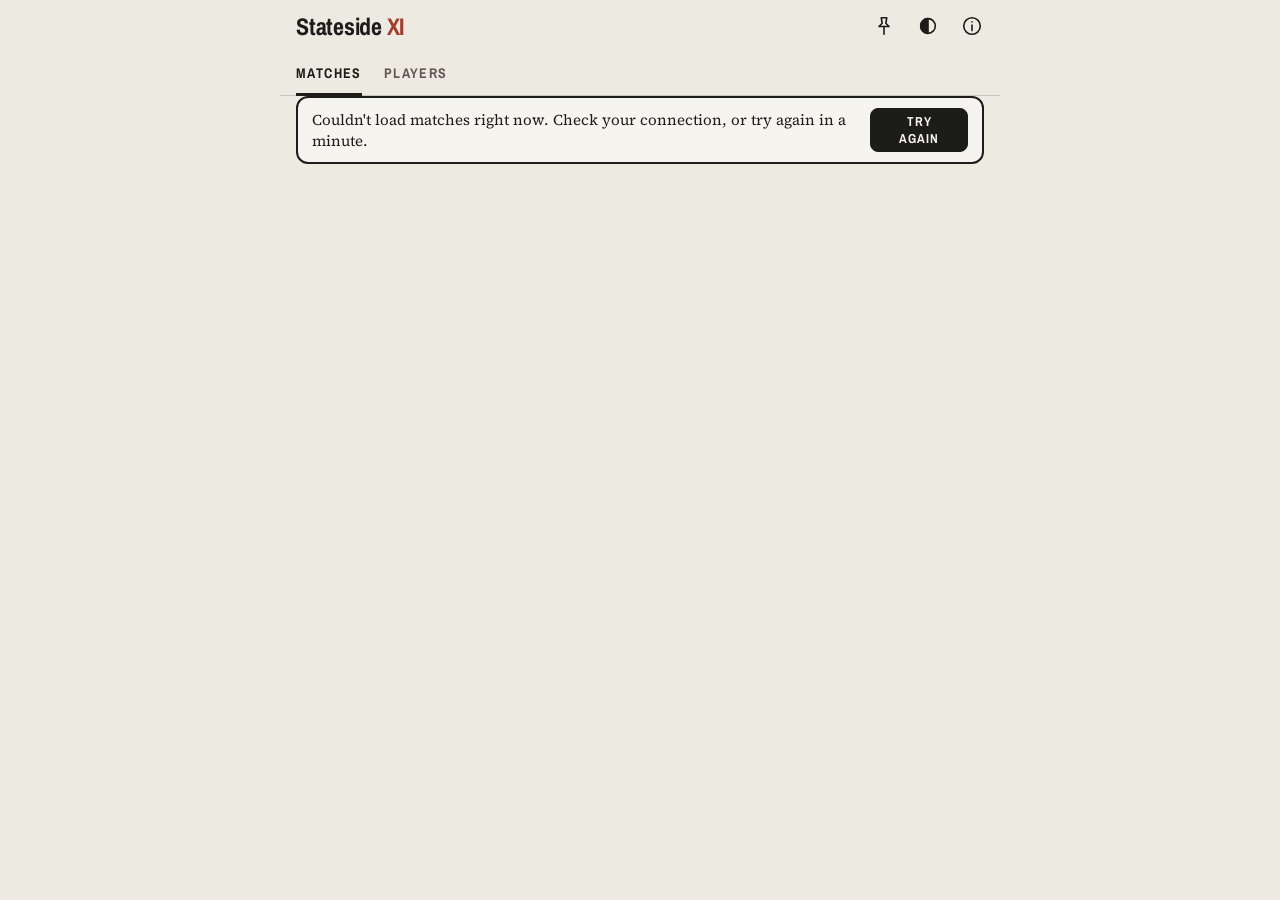
<file: index.html>
<!doctype html>
<html lang="en" data-base="https://statesidexicus.blob.core.windows.net/data/">
<head>
<meta charset="utf-8">
<meta name="viewport" content="width=device-width, initial-scale=1, viewport-fit=cover">
<meta name="color-scheme" content="light dark">
<!-- The feeds come from the blob, not this site: open that connection while the page is still loading. -->
<link rel="preconnect" href="https://statesidexicus.blob.core.windows.net" crossorigin>
<script>try{var t=localStorage.getItem("sxi.theme");if(t==="light"||t==="dark")document.documentElement.setAttribute("data-theme",t)}catch(e){}</script>
<!-- version:begin -->
<script type="importmap">
{
 "imports": {
  "./js/app.js": "./js/app.js?v=ef1c398b88",
  "./js/config.js": "./js/config.js?v=ef1c398b88",
  "./js/copy.js": "./js/copy.js?v=ef1c398b88",
  "./js/data.js": "./js/data.js?v=ef1c398b88",
  "./js/model.js": "./js/model.js?v=ef1c398b88",
  "./js/players-app.js": "./js/players-app.js?v=ef1c398b88",
  "./js/players-list.js": "./js/players-list.js?v=ef1c398b88",
  "./js/players-model.js": "./js/players-model.js?v=ef1c398b88",
  "./js/storage.js": "./js/storage.js?v=ef1c398b88",
  "./js/theme.js": "./js/theme.js?v=ef1c398b88",
  "./js/time.js": "./js/time.js?v=ef1c398b88",
  "./js/ui/calendar.js": "./js/ui/calendar.js?v=ef1c398b88",
  "./js/ui/card.js": "./js/ui/card.js?v=ef1c398b88",
  "./js/ui/dom.js": "./js/ui/dom.js?v=ef1c398b88",
  "./js/ui/icons.js": "./js/ui/icons.js?v=ef1c398b88",
  "./js/ui/popover.js": "./js/ui/popover.js?v=ef1c398b88",
  "./js/ui/sheets.js": "./js/ui/sheets.js?v=ef1c398b88",
  "./js/ui/strip.js": "./js/ui/strip.js?v=ef1c398b88"
 }
}
</script>
<!-- version:end -->
<meta name="robots" content="noindex">
<title>Stateside XI: USMNT pool matches today</title>
<meta name="description" content="Which games to watch today for USMNT pool players: matches, lineups and who&#x27;s starting.">
<meta name="theme-color" content="#EDEAE2" media="(prefers-color-scheme: light)">
<meta name="theme-color" content="#161614" media="(prefers-color-scheme: dark)">
<link rel="canonical" href="https://statesidexi.com/">
<!-- The XI mark (docs/brand/logos): the 16 px master below 24 px, the full mark from 32 px -->
<link rel="icon" type="image/png" sizes="16x16" href="favicon-16.png">
<link rel="icon" type="image/png" sizes="32x32" href="favicon-32.png">
<link rel="apple-touch-icon" href="apple-touch-icon.png">
<meta property="og:type" content="website">
<meta property="og:site_name" content="Stateside XI">
<meta property="og:title" content="Stateside XI: USMNT pool matches today">
<meta property="og:description" content="Which games to watch today for USMNT pool players: matches, lineups and who&#x27;s starting.">
<meta property="og:url" content="https://statesidexi.com/">
<meta property="og:image" content="https://statesidexi.com/og.png">
<meta property="og:image:width" content="1200">
<meta property="og:image:height" content="630">
<meta name="twitter:card" content="summary_large_image">
<link rel="preload" href="fonts/archivo-narrow-latin.woff2" as="font" type="font/woff2" crossorigin>
<link rel="preload" href="fonts/source-serif-4-latin.woff2" as="font" type="font/woff2" crossorigin>
<link rel="stylesheet" href="css/fonts.css?v=ef1c398b88">
<link rel="stylesheet" href="css/app.css?v=ef1c398b88">
</head>
<body>
<a class="skip" href="#main">Skip to matches</a>
<div class="wrap">
  <header class="top">
    <div class="top-row">
      <h1 class="brand"><a href="./">Stateside <span class="xi">XI</span></a></h1>
      <div class="top-tools">
        <button type="button" id="follow-btn" class="icon-btn" aria-label="Following"><svg class="icon" viewBox="0 0 24 24" width="22" height="22" fill="none" stroke="currentColor" stroke-width="1.75" stroke-linecap="round" stroke-linejoin="round" aria-hidden="true" focusable="false"><path d="M9 3h6l-1 6 3.5 3.5h-11L10 9z"/><path d="M12 12.5V21"/></svg><span id="follow-count" class="count-badge" hidden></span></button>
        <button type="button" id="theme-btn" class="icon-btn" aria-label="Theme"></button>
        <button type="button" id="legend-btn" class="icon-btn" aria-label="Legend and About"><svg class="icon" viewBox="0 0 24 24" width="22" height="22" fill="none" stroke="currentColor" stroke-width="1.75" stroke-linecap="round" stroke-linejoin="round" aria-hidden="true" focusable="false"><circle cx="12" cy="12" r="9"/><path d="M12 11v6M12 7.5v.2"/></svg></button>
      </div>
    </div>
    <nav class="sitenav" aria-label="Site"><a href="./" aria-current="page">Matches</a><a href="players.html">Players</a></nav>
  </header>
  <div id="banners"></div>
  <nav id="strip" aria-label="Day navigation"></nav>
  <main id="main" tabindex="-1" aria-busy="true"><p class="dim loading">Loading matches…</p></main>
  <div id="aria-live" class="sr-only" aria-live="polite" aria-atomic="true"></div>
</div>
<noscript><p class="wrap">Stateside XI needs JavaScript to show today's matches. Turn it on in your browser settings and reload.</p></noscript>
<script type="module" src="js/app.js?v=ef1c398b88"></script>
<!-- Cloudflare Web Analytics: page views only, no cookies; loaded only on the public domain (not local copies or test hosts) -->
<script>(function(){if(location.hostname!=="statesidexi.com")return;var b=document.createElement("script");b.defer=true;b.src="https://static.cloudflareinsights.com/beacon.min.js";b.setAttribute("data-cf-beacon",'{"token": "f8bee1618b654a2880278360fbfb6a67"}');document.body.appendChild(b)})()</script>
</body>
</html>
</file>
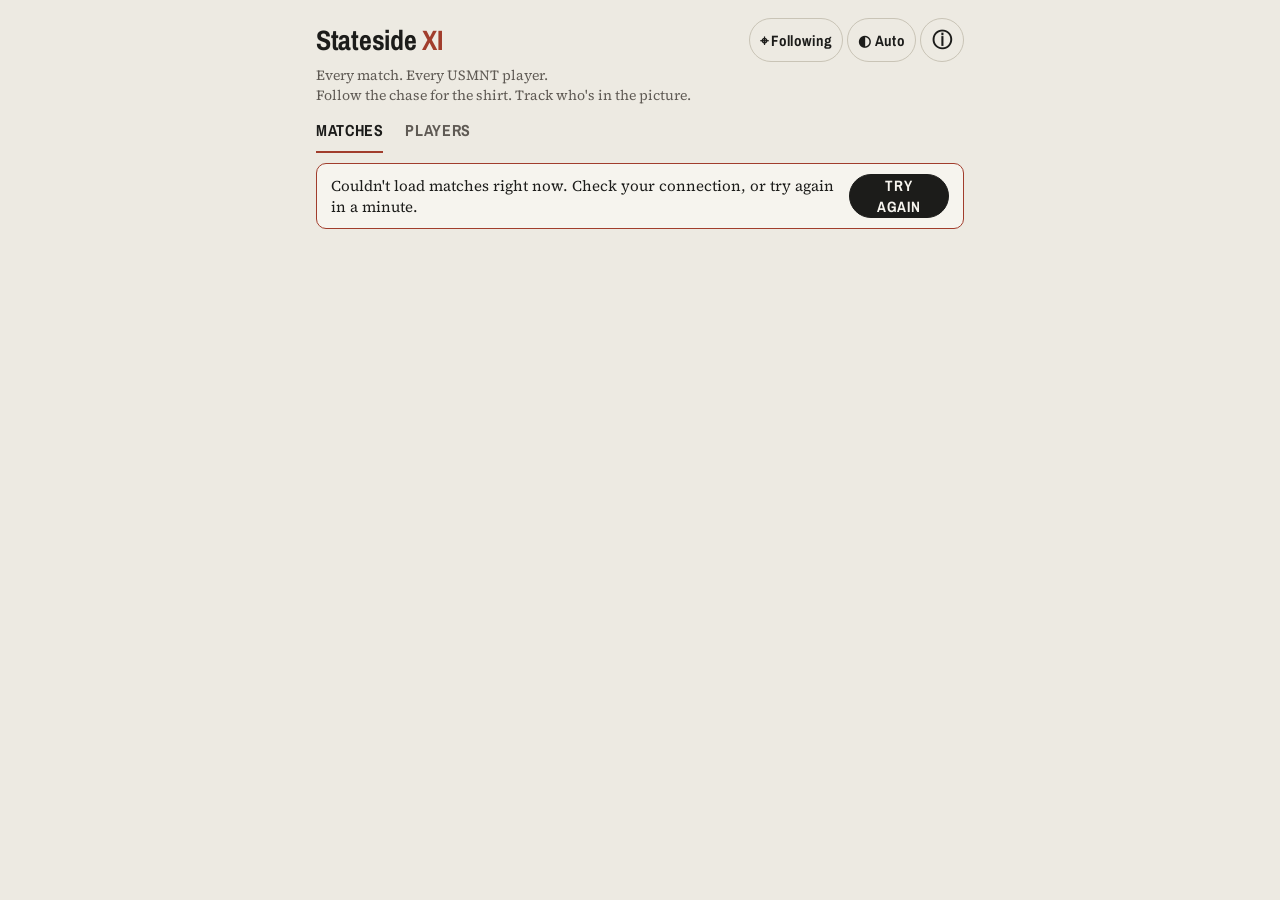
<file: v2/index.html>
<!doctype html>
<html lang="en" data-base="https://statesidexicus.blob.core.windows.net/data/">
<head>
<meta charset="utf-8">
<meta name="viewport" content="width=device-width, initial-scale=1, viewport-fit=cover">
<meta name="color-scheme" content="light dark">
<!-- /v2 without the slash: the host serves this page there, and its relative links would miss; go to /v2/ -->
<script>if(/^\/v2$/i.test(location.pathname))location.replace("/v2/"+location.search+location.hash)</script>
<script>try{var t=localStorage.getItem("sxi.theme");if(t==="light"||t==="dark")document.documentElement.setAttribute("data-theme",t)}catch(e){}</script>
<!-- version:begin -->
<script type="importmap">
{
 "imports": {
  "./js/app.js": "./js/app.js?v=5c5a15b2e8",
  "./js/config.js": "./js/config.js?v=5c5a15b2e8",
  "./js/copy.js": "./js/copy.js?v=5c5a15b2e8",
  "./js/data.js": "./js/data.js?v=5c5a15b2e8",
  "./js/model.js": "./js/model.js?v=5c5a15b2e8",
  "./js/players-app.js": "./js/players-app.js?v=5c5a15b2e8",
  "./js/players-list.js": "./js/players-list.js?v=5c5a15b2e8",
  "./js/players-model.js": "./js/players-model.js?v=5c5a15b2e8",
  "./js/storage.js": "./js/storage.js?v=5c5a15b2e8",
  "./js/theme.js": "./js/theme.js?v=5c5a15b2e8",
  "./js/time.js": "./js/time.js?v=5c5a15b2e8",
  "./js/ui/calendar.js": "./js/ui/calendar.js?v=5c5a15b2e8",
  "./js/ui/card.js": "./js/ui/card.js?v=5c5a15b2e8",
  "./js/ui/dom.js": "./js/ui/dom.js?v=5c5a15b2e8",
  "./js/ui/popover.js": "./js/ui/popover.js?v=5c5a15b2e8",
  "./js/ui/sheets.js": "./js/ui/sheets.js?v=5c5a15b2e8",
  "./js/ui/strip.js": "./js/ui/strip.js?v=5c5a15b2e8"
 }
}
</script>
<!-- version:end -->
<meta name="robots" content="noindex">
<title>Stateside XI: USMNT pool matches today</title>
<meta name="description" content="Which games to watch today for USMNT pool players: matches, lineups and who&#x27;s starting.">
<meta name="theme-color" content="#EDEAE2" media="(prefers-color-scheme: light)">
<meta name="theme-color" content="#161614" media="(prefers-color-scheme: dark)">
<link rel="canonical" href="https://statesidexi.com/">
<link rel="icon" type="image/svg+xml" href="[data-uri]">
<link rel="icon" type="image/png" sizes="32x32" href="../favicon-32.png">
<link rel="apple-touch-icon" href="../apple-touch-icon.png">
<meta property="og:type" content="website">
<meta property="og:site_name" content="Stateside XI">
<meta property="og:title" content="Stateside XI: USMNT pool matches today">
<meta property="og:description" content="Which games to watch today for USMNT pool players: matches, lineups and who&#x27;s starting.">
<meta property="og:url" content="https://statesidexi.com/">
<meta property="og:image" content="https://statesidexi.com/og.png">
<meta property="og:image:width" content="1200">
<meta property="og:image:height" content="630">
<meta name="twitter:card" content="summary_large_image">
<link rel="preload" href="fonts/archivo-narrow-latin.woff2" as="font" type="font/woff2" crossorigin>
<link rel="preload" href="fonts/source-serif-4-latin.woff2" as="font" type="font/woff2" crossorigin>
<link rel="stylesheet" href="css/fonts.css?v=5c5a15b2e8">
<link rel="stylesheet" href="css/app.css?v=5c5a15b2e8">
</head>
<body>
<a class="skip" href="#main">Skip to matches</a>
<div class="wrap">
  <header class="top">
    <div class="top-row">
      <h1 class="brand"><a href="./">Stateside <span class="xi">XI</span></a></h1>
      <div class="top-tools">
        <button type="button" id="follow-btn" class="pill"><span aria-hidden="true">⌖</span> <span id="follow-count">Following</span></button>
        <button type="button" id="theme-btn" class="pill"></button>
        <button type="button" id="legend-btn" class="icon-btn" aria-label="Legend: what the labels mean">ⓘ</button>
      </div>
    </div>
    <p class="scope">Every match. Every USMNT player.</p>
    <p class="scope scope-2">Follow the chase for the shirt. Track who's in the picture.</p>
    <nav class="sitenav" aria-label="Site"><a href="./" aria-current="page">Matches</a><a href="players.html">Players</a></nav>
  </header>
  <div id="banners"></div>
  <nav id="strip" aria-label="Day navigation"></nav>
  <main id="main" tabindex="-1" aria-busy="true"><p class="dim loading">Loading matches…</p></main>
  <div id="aria-live" class="sr-only" aria-live="polite" aria-atomic="true"></div>
</div>
<noscript><p class="wrap">Stateside XI needs JavaScript to show today's matches. Turn it on in your browser settings and reload.</p></noscript>
<script type="module" src="js/app.js?v=5c5a15b2e8"></script>
<!-- Cloudflare Web Analytics: page views only, no cookies; loaded only on the public domain (not local copies or test hosts) -->
<script>(function(){if(location.hostname!=="statesidexi.com")return;var b=document.createElement("script");b.defer=true;b.src="https://static.cloudflareinsights.com/beacon.min.js";b.setAttribute("data-cf-beacon",'{"token": "f8bee1618b654a2880278360fbfb6a67"}');document.body.appendChild(b)})()</script>
</body>
</html>
</file>
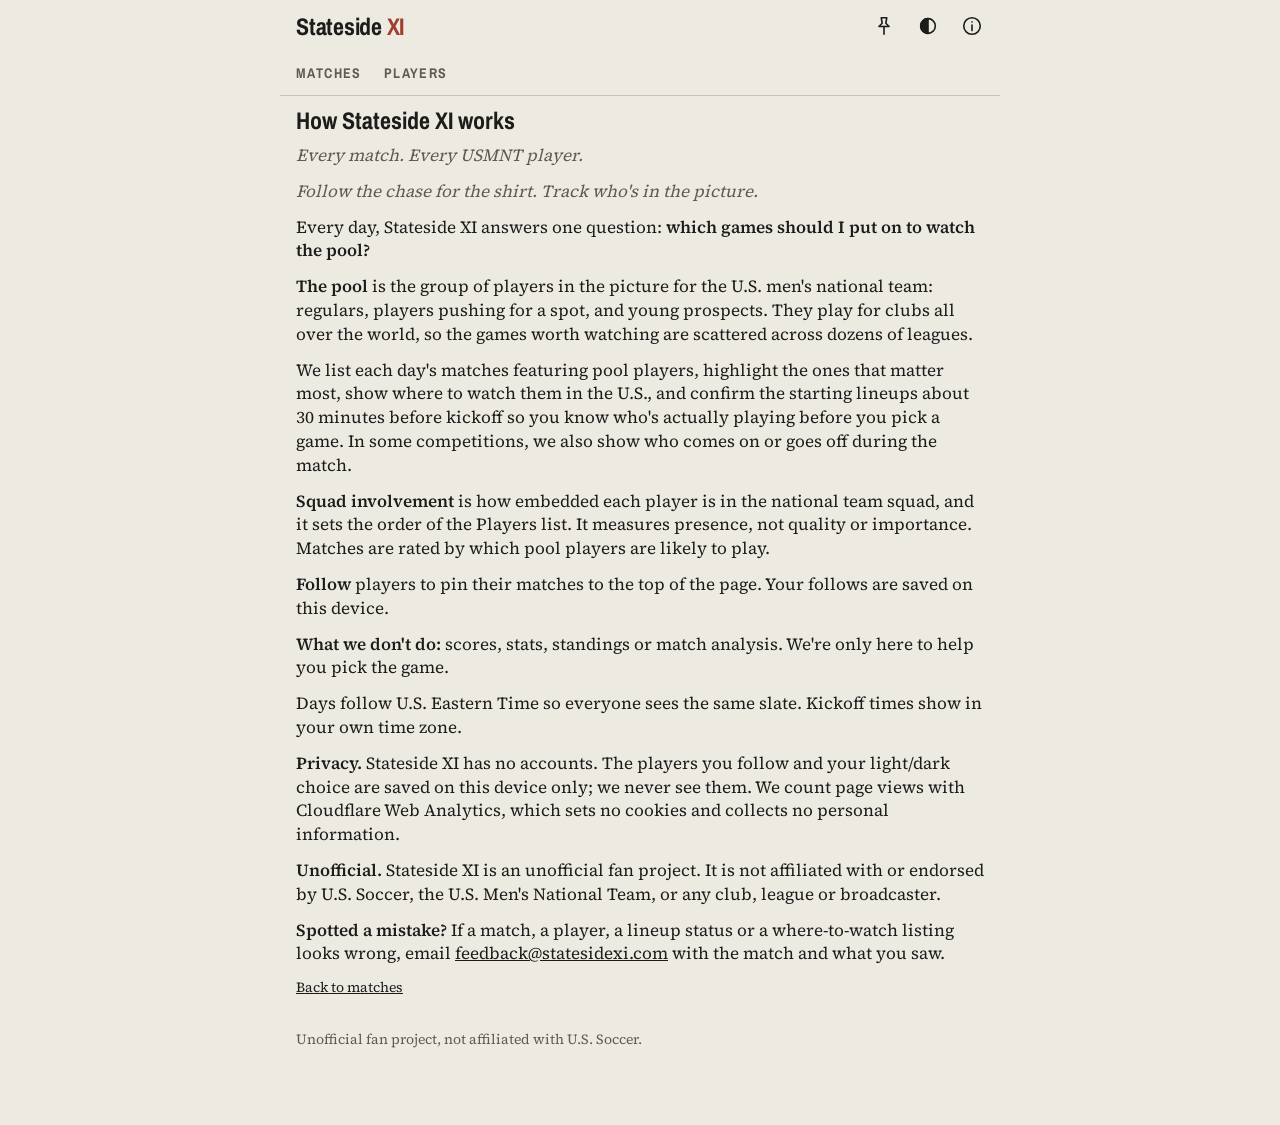
<file: about.html>
<!doctype html>
<html lang="en" data-base="https://statesidexicus.blob.core.windows.net/data/">
<head>
<meta charset="utf-8">
<meta name="viewport" content="width=device-width, initial-scale=1, viewport-fit=cover">
<meta name="color-scheme" content="light dark">
<script>try{var t=localStorage.getItem("sxi.theme");if(t==="light"||t==="dark")document.documentElement.setAttribute("data-theme",t)}catch(e){}</script>
<!-- version:begin -->
<script type="importmap">
{
 "imports": {
  "./js/app.js": "./js/app.js?v=ef1c398b88",
  "./js/config.js": "./js/config.js?v=ef1c398b88",
  "./js/copy.js": "./js/copy.js?v=ef1c398b88",
  "./js/data.js": "./js/data.js?v=ef1c398b88",
  "./js/model.js": "./js/model.js?v=ef1c398b88",
  "./js/players-app.js": "./js/players-app.js?v=ef1c398b88",
  "./js/players-list.js": "./js/players-list.js?v=ef1c398b88",
  "./js/players-model.js": "./js/players-model.js?v=ef1c398b88",
  "./js/storage.js": "./js/storage.js?v=ef1c398b88",
  "./js/theme.js": "./js/theme.js?v=ef1c398b88",
  "./js/time.js": "./js/time.js?v=ef1c398b88",
  "./js/ui/calendar.js": "./js/ui/calendar.js?v=ef1c398b88",
  "./js/ui/card.js": "./js/ui/card.js?v=ef1c398b88",
  "./js/ui/dom.js": "./js/ui/dom.js?v=ef1c398b88",
  "./js/ui/icons.js": "./js/ui/icons.js?v=ef1c398b88",
  "./js/ui/popover.js": "./js/ui/popover.js?v=ef1c398b88",
  "./js/ui/sheets.js": "./js/ui/sheets.js?v=ef1c398b88",
  "./js/ui/strip.js": "./js/ui/strip.js?v=ef1c398b88"
 }
}
</script>
<!-- version:end -->
<meta name="robots" content="noindex">
<title>About Stateside XI</title>
<meta name="description" content="Which games to watch today for USMNT pool players: matches, lineups and who&#x27;s starting.">
<meta name="theme-color" content="#EDEAE2" media="(prefers-color-scheme: light)">
<meta name="theme-color" content="#161614" media="(prefers-color-scheme: dark)">
<link rel="canonical" href="https://statesidexi.com/about.html">
<!-- The XI mark (docs/brand/logos): the 16 px master below 24 px, the full mark from 32 px -->
<link rel="icon" type="image/png" sizes="16x16" href="favicon-16.png">
<link rel="icon" type="image/png" sizes="32x32" href="favicon-32.png">
<link rel="apple-touch-icon" href="apple-touch-icon.png">
<meta property="og:type" content="website">
<meta property="og:site_name" content="Stateside XI">
<meta property="og:title" content="About Stateside XI">
<meta property="og:description" content="Which games to watch today for USMNT pool players: matches, lineups and who&#x27;s starting.">
<meta property="og:url" content="https://statesidexi.com/about.html">
<meta property="og:image" content="https://statesidexi.com/og.png">
<meta property="og:image:width" content="1200">
<meta property="og:image:height" content="630">
<meta name="twitter:card" content="summary_large_image">
<link rel="preload" href="fonts/archivo-narrow-latin.woff2" as="font" type="font/woff2" crossorigin>
<link rel="preload" href="fonts/source-serif-4-latin.woff2" as="font" type="font/woff2" crossorigin>
<link rel="stylesheet" href="css/fonts.css?v=ef1c398b88">
<link rel="stylesheet" href="css/app.css?v=ef1c398b88">
</head>
<body>
<div class="wrap">
  <header class="top">
    <div class="top-row">
      <h1 class="brand"><a href="./">Stateside <span class="xi">XI</span></a></h1>
      <div class="top-tools">
        <button type="button" id="follow-btn" class="icon-btn" aria-label="Following"><svg class="icon" viewBox="0 0 24 24" width="22" height="22" fill="none" stroke="currentColor" stroke-width="1.75" stroke-linecap="round" stroke-linejoin="round" aria-hidden="true" focusable="false"><path d="M9 3h6l-1 6 3.5 3.5h-11L10 9z"/><path d="M12 12.5V21"/></svg><span id="follow-count" class="count-badge" hidden></span></button>
        <button type="button" id="theme-btn" class="icon-btn" aria-label="Theme"></button>
        <button type="button" id="legend-btn" class="icon-btn" aria-label="Legend and About"><svg class="icon" viewBox="0 0 24 24" width="22" height="22" fill="none" stroke="currentColor" stroke-width="1.75" stroke-linecap="round" stroke-linejoin="round" aria-hidden="true" focusable="false"><circle cx="12" cy="12" r="9"/><path d="M12 11v6M12 7.5v.2"/></svg></button>
      </div>
    </div>
    <nav class="sitenav" aria-label="Site"><a href="./">Matches</a><a href="players.html">Players</a></nav>
  </header>
  <main id="main" class="about" tabindex="-1"></main>
</div>
<script type="module">
import { ABOUT, FEEDBACK_EMAIL, FEEDBACK_SUBJECT, DISCLAIMER } from "./js/copy.js";
import { h, rich } from "./js/ui/dom.js";
import { createStorage } from "./js/storage.js";
import { mountThemeButton } from "./js/theme.js";
import { createFollowsStore } from "./js/storage.js";
import { createHttpSource } from "./js/data.js";
import { dataBase } from "./js/config.js";
import { indexPlayers } from "./js/players-model.js";
import { legendSheet, followingSheet, saveSheet, importSheet } from "./js/ui/sheets.js";
import { setFollowButton } from "./js/ui/icons.js";
const storage = createStorage();
mountThemeButton(document.getElementById("theme-btn"), storage);
// The header's Following and Legend buttons work here too (before 2026-11-27 they did nothing on About).
const follows = createFollowsStore(storage, () => new Date());
const followBtn = document.getElementById("follow-btn");
const showCount = () => setFollowButton(followBtn, document.getElementById("follow-count"), follows.count());
follows.subscribe(showCount); showCount();
document.getElementById("legend-btn").addEventListener("click", (e) => legendSheet({ from: e.currentTarget }));
let players = null;
followBtn.addEventListener("click", async (e) => {
  const from = e.currentTarget;
  if (!players) { try { players = indexPlayers(await createHttpSource({ base: dataBase() }).getPlayers()); } catch { players = new Map(); } }
  const openSave = () => saveSheet({ follows, players, from, baseUrl: location.origin + "/",
    onImport: (ids) => importSheet({ ids, follows, players, onMerge: () => follows.merge(ids), onReplace: () => follows.replace(ids) }) });
  followingSheet({ follows, players, from, onSave: openSave, onUnfollow: (id) => follows.remove(id), nextFor: () => undefined });
});
const main = document.getElementById("main");
for (const b of ABOUT) {
  if (b.h) main.append(h("h2", { class: "about-title" }, b.h));
  else if (b.em) main.append(h("p", { class: "about-em" }, b.em));
  else if (b.p) main.append(h("p", null, rich(b.p)));
  else if (b.mail) main.append(h("p", null, rich(b.mail), " ", h("a", { href: `mailto:${FEEDBACK_EMAIL}?subject=${encodeURIComponent(FEEDBACK_SUBJECT)}` }, FEEDBACK_EMAIL), " with the match and what you saw."));
}
main.append(h("p", { class: "small" }, h("a", { href: "./" }, "Back to matches")));
main.append(h("footer", { class: "foot" }, h("p", { class: "small dim" }, DISCLAIMER)));
</script>
<!-- Cloudflare Web Analytics: page views only, no cookies; loaded only on the public domain (not local copies or test hosts) -->
<script>(function(){if(location.hostname!=="statesidexi.com")return;var b=document.createElement("script");b.defer=true;b.src="https://static.cloudflareinsights.com/beacon.min.js";b.setAttribute("data-cf-beacon",'{"token": "f8bee1618b654a2880278360fbfb6a67"}');document.body.appendChild(b)})()</script>
</body>
</html>
</file>
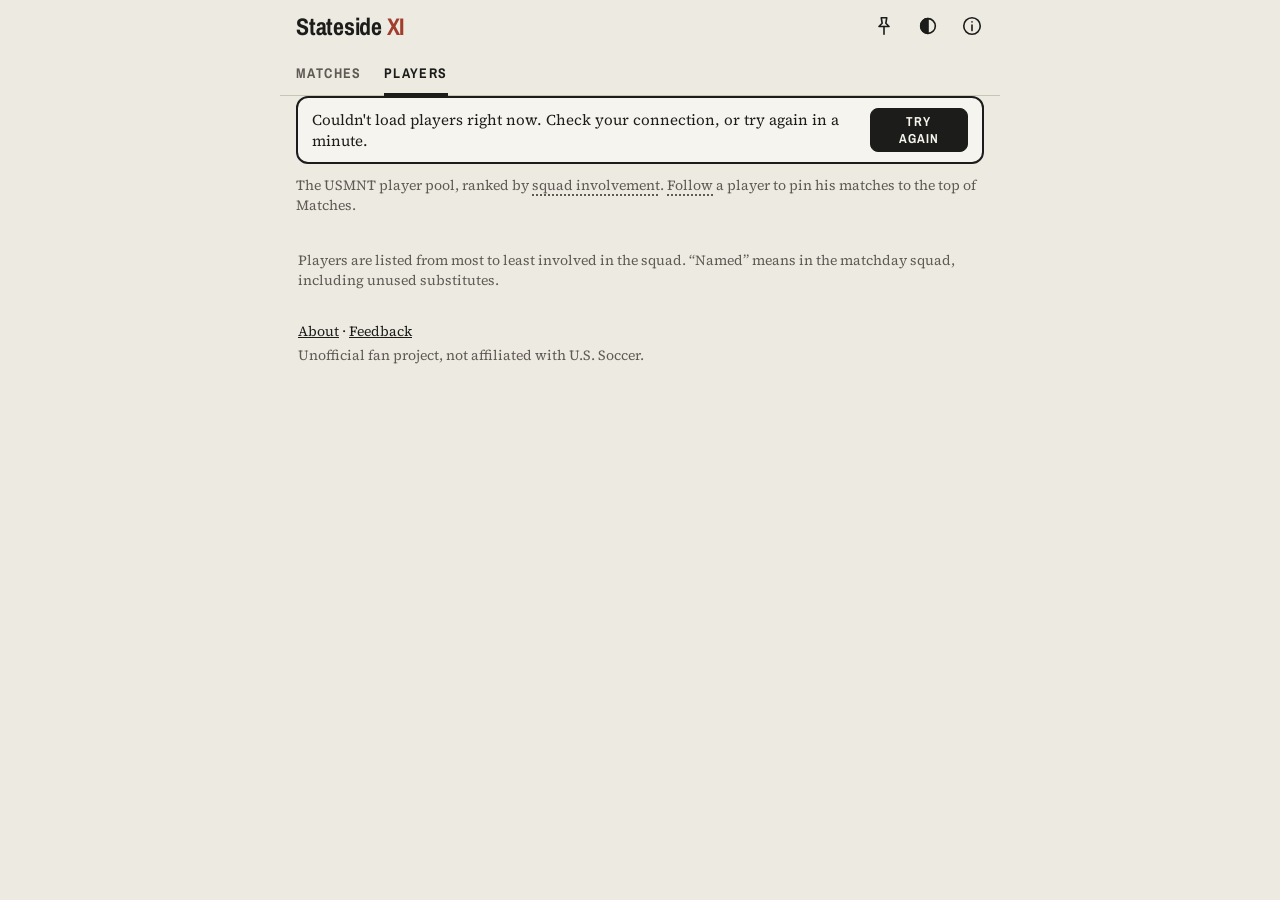
<file: players.html>
<!doctype html>
<html lang="en" data-base="https://statesidexicus.blob.core.windows.net/data/">
<head>
<meta charset="utf-8">
<meta name="viewport" content="width=device-width, initial-scale=1, viewport-fit=cover">
<meta name="color-scheme" content="light dark">
<!-- The feeds come from the blob, not this site: open that connection while the page is still loading. -->
<link rel="preconnect" href="https://statesidexicus.blob.core.windows.net" crossorigin>
<script>try{var t=localStorage.getItem("sxi.theme");if(t==="light"||t==="dark")document.documentElement.setAttribute("data-theme",t)}catch(e){}</script>
<!-- version:begin -->
<script type="importmap">
{
 "imports": {
  "./js/app.js": "./js/app.js?v=ef1c398b88",
  "./js/config.js": "./js/config.js?v=ef1c398b88",
  "./js/copy.js": "./js/copy.js?v=ef1c398b88",
  "./js/data.js": "./js/data.js?v=ef1c398b88",
  "./js/model.js": "./js/model.js?v=ef1c398b88",
  "./js/players-app.js": "./js/players-app.js?v=ef1c398b88",
  "./js/players-list.js": "./js/players-list.js?v=ef1c398b88",
  "./js/players-model.js": "./js/players-model.js?v=ef1c398b88",
  "./js/storage.js": "./js/storage.js?v=ef1c398b88",
  "./js/theme.js": "./js/theme.js?v=ef1c398b88",
  "./js/time.js": "./js/time.js?v=ef1c398b88",
  "./js/ui/calendar.js": "./js/ui/calendar.js?v=ef1c398b88",
  "./js/ui/card.js": "./js/ui/card.js?v=ef1c398b88",
  "./js/ui/dom.js": "./js/ui/dom.js?v=ef1c398b88",
  "./js/ui/icons.js": "./js/ui/icons.js?v=ef1c398b88",
  "./js/ui/popover.js": "./js/ui/popover.js?v=ef1c398b88",
  "./js/ui/sheets.js": "./js/ui/sheets.js?v=ef1c398b88",
  "./js/ui/strip.js": "./js/ui/strip.js?v=ef1c398b88"
 }
}
</script>
<!-- version:end -->
<meta name="robots" content="noindex">
<title>Players — Stateside XI</title>
<meta name="description" content="Which games to watch today for USMNT pool players: matches, lineups and who&#x27;s starting.">
<meta name="theme-color" content="#EDEAE2" media="(prefers-color-scheme: light)">
<meta name="theme-color" content="#161614" media="(prefers-color-scheme: dark)">
<link rel="canonical" href="https://statesidexi.com/players.html">
<!-- The XI mark (docs/brand/logos): the 16 px master below 24 px, the full mark from 32 px -->
<link rel="icon" type="image/png" sizes="16x16" href="favicon-16.png">
<link rel="icon" type="image/png" sizes="32x32" href="favicon-32.png">
<link rel="apple-touch-icon" href="apple-touch-icon.png">
<meta property="og:type" content="website">
<meta property="og:site_name" content="Stateside XI">
<meta property="og:title" content="Players — Stateside XI">
<meta property="og:description" content="Which games to watch today for USMNT pool players: matches, lineups and who&#x27;s starting.">
<meta property="og:url" content="https://statesidexi.com/players.html">
<meta property="og:image" content="https://statesidexi.com/og.png">
<meta property="og:image:width" content="1200">
<meta property="og:image:height" content="630">
<meta name="twitter:card" content="summary_large_image">
<link rel="preload" href="fonts/archivo-narrow-latin.woff2" as="font" type="font/woff2" crossorigin>
<link rel="preload" href="fonts/source-serif-4-latin.woff2" as="font" type="font/woff2" crossorigin>
<link rel="stylesheet" href="css/fonts.css?v=ef1c398b88">
<link rel="stylesheet" href="css/app.css?v=ef1c398b88">
</head>
<body>
<a class="skip" href="#main">Skip to players</a>
<div class="wrap">
  <header class="top">
    <div class="top-row">
      <h1 class="brand"><a href="./">Stateside <span class="xi">XI</span></a></h1>
      <div class="top-tools">
        <button type="button" id="follow-btn" class="icon-btn" aria-label="Following"><svg class="icon" viewBox="0 0 24 24" width="22" height="22" fill="none" stroke="currentColor" stroke-width="1.75" stroke-linecap="round" stroke-linejoin="round" aria-hidden="true" focusable="false"><path d="M9 3h6l-1 6 3.5 3.5h-11L10 9z"/><path d="M12 12.5V21"/></svg><span id="follow-count" class="count-badge" hidden></span></button>
        <button type="button" id="theme-btn" class="icon-btn" aria-label="Theme"></button>
        <button type="button" id="legend-btn" class="icon-btn" aria-label="Legend and About"><svg class="icon" viewBox="0 0 24 24" width="22" height="22" fill="none" stroke="currentColor" stroke-width="1.75" stroke-linecap="round" stroke-linejoin="round" aria-hidden="true" focusable="false"><circle cx="12" cy="12" r="9"/><path d="M12 11v6M12 7.5v.2"/></svg></button>
      </div>
    </div>
    <nav class="sitenav" aria-label="Site"><a href="./">Matches</a><a href="players.html" aria-current="page">Players</a></nav>
  </header>
  <div id="banners"></div>
  <main id="main" tabindex="-1" aria-busy="true">
  <h2 class="sr-only">Players</h2>
  <p class="scope scope-page" id="scope">The USMNT player pool, ranked by squad involvement. Follow a player to pin his matches to the top of Matches.</p>
  <div id="controls" class="controls" role="search" aria-label="Find a player"></div>
  <p class="count" id="count" aria-live="polite"></p>
    <ul class="players-list" id="list"><li class="dim loading">Loading players…</li></ul>
    <p class="foot-note">Players are listed from most to least involved in the squad. “Named” means in the matchday squad, including unused substitutes.</p>
    <p class="small dim" id="stamp"></p>
    <footer class="foot"><p class="small"><a href="about.html">About</a> · <a href="mailto:feedback@statesidexi.com?subject=Stateside%20XI%20feedback">Feedback</a></p><p class="small dim">Unofficial fan project, not affiliated with U.S. Soccer.</p></footer>
  </main>
  </div>
<noscript><p class="wrap">Stateside XI needs JavaScript to show the player pool. Turn it on in your browser settings and reload.</p></noscript>
<script type="module" src="js/players-app.js?v=ef1c398b88"></script>
<!-- Cloudflare Web Analytics: page views only, no cookies; loaded only on the public domain (not local copies or test hosts) -->
<script>(function(){if(location.hostname!=="statesidexi.com")return;var b=document.createElement("script");b.defer=true;b.src="https://static.cloudflareinsights.com/beacon.min.js";b.setAttribute("data-cf-beacon",'{"token": "f8bee1618b654a2880278360fbfb6a67"}');document.body.appendChild(b)})()</script>
</body>
</html>
</file>
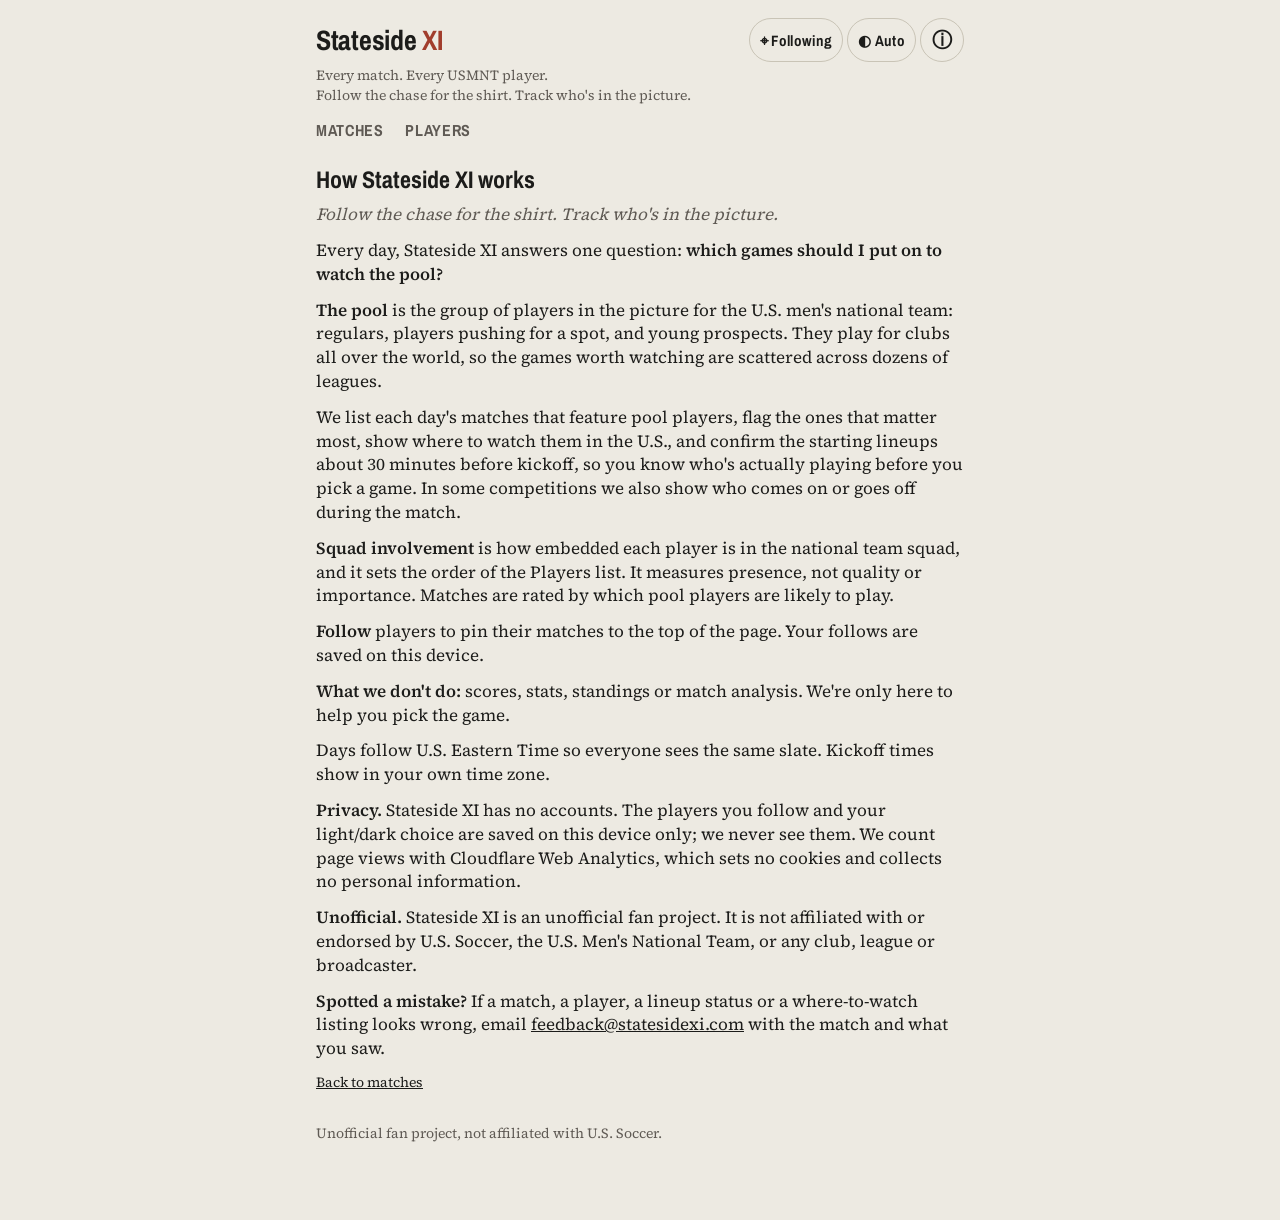
<file: v2/about.html>
<!doctype html>
<html lang="en" data-base="https://statesidexicus.blob.core.windows.net/data/">
<head>
<meta charset="utf-8">
<meta name="viewport" content="width=device-width, initial-scale=1, viewport-fit=cover">
<meta name="color-scheme" content="light dark">
<script>try{var t=localStorage.getItem("sxi.theme");if(t==="light"||t==="dark")document.documentElement.setAttribute("data-theme",t)}catch(e){}</script>
<!-- version:begin -->
<script type="importmap">
{
 "imports": {
  "./js/app.js": "./js/app.js?v=5c5a15b2e8",
  "./js/config.js": "./js/config.js?v=5c5a15b2e8",
  "./js/copy.js": "./js/copy.js?v=5c5a15b2e8",
  "./js/data.js": "./js/data.js?v=5c5a15b2e8",
  "./js/model.js": "./js/model.js?v=5c5a15b2e8",
  "./js/players-app.js": "./js/players-app.js?v=5c5a15b2e8",
  "./js/players-list.js": "./js/players-list.js?v=5c5a15b2e8",
  "./js/players-model.js": "./js/players-model.js?v=5c5a15b2e8",
  "./js/storage.js": "./js/storage.js?v=5c5a15b2e8",
  "./js/theme.js": "./js/theme.js?v=5c5a15b2e8",
  "./js/time.js": "./js/time.js?v=5c5a15b2e8",
  "./js/ui/calendar.js": "./js/ui/calendar.js?v=5c5a15b2e8",
  "./js/ui/card.js": "./js/ui/card.js?v=5c5a15b2e8",
  "./js/ui/dom.js": "./js/ui/dom.js?v=5c5a15b2e8",
  "./js/ui/popover.js": "./js/ui/popover.js?v=5c5a15b2e8",
  "./js/ui/sheets.js": "./js/ui/sheets.js?v=5c5a15b2e8",
  "./js/ui/strip.js": "./js/ui/strip.js?v=5c5a15b2e8"
 }
}
</script>
<!-- version:end -->
<meta name="robots" content="noindex">
<title>About Stateside XI</title>
<meta name="description" content="Which games to watch today for USMNT pool players: matches, lineups and who&#x27;s starting.">
<meta name="theme-color" content="#EDEAE2" media="(prefers-color-scheme: light)">
<meta name="theme-color" content="#161614" media="(prefers-color-scheme: dark)">
<link rel="canonical" href="https://statesidexi.com/about.html">
<link rel="icon" type="image/svg+xml" href="[data-uri]">
<link rel="icon" type="image/png" sizes="32x32" href="../favicon-32.png">
<link rel="apple-touch-icon" href="../apple-touch-icon.png">
<meta property="og:type" content="website">
<meta property="og:site_name" content="Stateside XI">
<meta property="og:title" content="About Stateside XI">
<meta property="og:description" content="Which games to watch today for USMNT pool players: matches, lineups and who&#x27;s starting.">
<meta property="og:url" content="https://statesidexi.com/about.html">
<meta property="og:image" content="https://statesidexi.com/og.png">
<meta property="og:image:width" content="1200">
<meta property="og:image:height" content="630">
<meta name="twitter:card" content="summary_large_image">
<link rel="preload" href="fonts/archivo-narrow-latin.woff2" as="font" type="font/woff2" crossorigin>
<link rel="preload" href="fonts/source-serif-4-latin.woff2" as="font" type="font/woff2" crossorigin>
<link rel="stylesheet" href="css/fonts.css?v=5c5a15b2e8">
<link rel="stylesheet" href="css/app.css?v=5c5a15b2e8">
</head>
<body>
<div class="wrap">
  <header class="top">
    <div class="top-row">
      <h1 class="brand"><a href="./">Stateside <span class="xi">XI</span></a></h1>
      <div class="top-tools">
        <button type="button" id="follow-btn" class="pill"><span aria-hidden="true">⌖</span> <span id="follow-count">Following</span></button>
        <button type="button" id="theme-btn" class="pill"></button>
        <button type="button" id="legend-btn" class="icon-btn" aria-label="Legend: what the labels mean">ⓘ</button>
      </div>
    </div>
    <p class="scope">Every match. Every USMNT player.</p>
    <p class="scope scope-2">Follow the chase for the shirt. Track who's in the picture.</p>
    <nav class="sitenav" aria-label="Site"><a href="./">Matches</a><a href="players.html">Players</a></nav>
  </header>
  <main id="main" class="about" tabindex="-1"></main>
</div>
<script type="module">
import { ABOUT, FEEDBACK_EMAIL, FEEDBACK_SUBJECT, DISCLAIMER } from "./js/copy.js";
import { h, rich } from "./js/ui/dom.js";
import { createStorage } from "./js/storage.js";
import { mountThemeButton } from "./js/theme.js";
mountThemeButton(document.getElementById("theme-btn"), createStorage());
const main = document.getElementById("main");
for (const b of ABOUT) {
  if (b.h) main.append(h("h2", { class: "about-title" }, b.h));
  else if (b.em) main.append(h("p", { class: "about-em" }, b.em));
  else if (b.p) main.append(h("p", null, rich(b.p)));
  else if (b.mail) main.append(h("p", null, rich(b.mail), " ", h("a", { href: `mailto:${FEEDBACK_EMAIL}?subject=${encodeURIComponent(FEEDBACK_SUBJECT)}` }, FEEDBACK_EMAIL), " with the match and what you saw."));
}
main.append(h("p", { class: "small" }, h("a", { href: "./" }, "Back to matches")));
main.append(h("footer", { class: "foot" }, h("p", { class: "small dim" }, DISCLAIMER)));
</script>
<!-- Cloudflare Web Analytics: page views only, no cookies; loaded only on the public domain (not local copies or test hosts) -->
<script>(function(){if(location.hostname!=="statesidexi.com")return;var b=document.createElement("script");b.defer=true;b.src="https://static.cloudflareinsights.com/beacon.min.js";b.setAttribute("data-cf-beacon",'{"token": "f8bee1618b654a2880278360fbfb6a67"}');document.body.appendChild(b)})()</script>
</body>
</html>
</file>
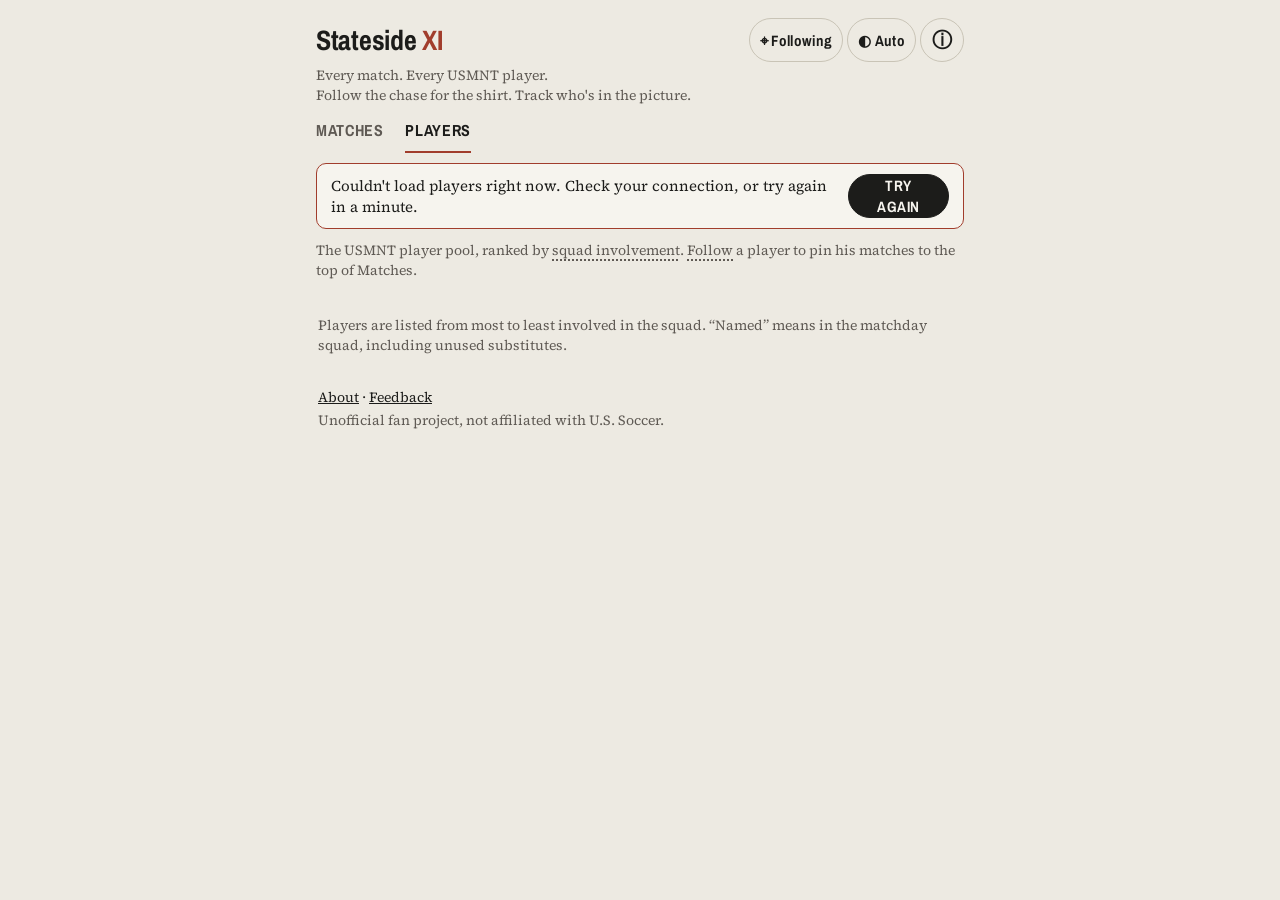
<file: v2/players.html>
<!doctype html>
<html lang="en" data-base="https://statesidexicus.blob.core.windows.net/data/">
<head>
<meta charset="utf-8">
<meta name="viewport" content="width=device-width, initial-scale=1, viewport-fit=cover">
<meta name="color-scheme" content="light dark">
<script>try{var t=localStorage.getItem("sxi.theme");if(t==="light"||t==="dark")document.documentElement.setAttribute("data-theme",t)}catch(e){}</script>
<!-- version:begin -->
<script type="importmap">
{
 "imports": {
  "./js/app.js": "./js/app.js?v=5c5a15b2e8",
  "./js/config.js": "./js/config.js?v=5c5a15b2e8",
  "./js/copy.js": "./js/copy.js?v=5c5a15b2e8",
  "./js/data.js": "./js/data.js?v=5c5a15b2e8",
  "./js/model.js": "./js/model.js?v=5c5a15b2e8",
  "./js/players-app.js": "./js/players-app.js?v=5c5a15b2e8",
  "./js/players-list.js": "./js/players-list.js?v=5c5a15b2e8",
  "./js/players-model.js": "./js/players-model.js?v=5c5a15b2e8",
  "./js/storage.js": "./js/storage.js?v=5c5a15b2e8",
  "./js/theme.js": "./js/theme.js?v=5c5a15b2e8",
  "./js/time.js": "./js/time.js?v=5c5a15b2e8",
  "./js/ui/calendar.js": "./js/ui/calendar.js?v=5c5a15b2e8",
  "./js/ui/card.js": "./js/ui/card.js?v=5c5a15b2e8",
  "./js/ui/dom.js": "./js/ui/dom.js?v=5c5a15b2e8",
  "./js/ui/popover.js": "./js/ui/popover.js?v=5c5a15b2e8",
  "./js/ui/sheets.js": "./js/ui/sheets.js?v=5c5a15b2e8",
  "./js/ui/strip.js": "./js/ui/strip.js?v=5c5a15b2e8"
 }
}
</script>
<!-- version:end -->
<meta name="robots" content="noindex">
<title>Players — Stateside XI</title>
<meta name="description" content="Which games to watch today for USMNT pool players: matches, lineups and who&#x27;s starting.">
<meta name="theme-color" content="#EDEAE2" media="(prefers-color-scheme: light)">
<meta name="theme-color" content="#161614" media="(prefers-color-scheme: dark)">
<link rel="canonical" href="https://statesidexi.com/players.html">
<link rel="icon" type="image/svg+xml" href="[data-uri]">
<link rel="icon" type="image/png" sizes="32x32" href="../favicon-32.png">
<link rel="apple-touch-icon" href="../apple-touch-icon.png">
<meta property="og:type" content="website">
<meta property="og:site_name" content="Stateside XI">
<meta property="og:title" content="Players — Stateside XI">
<meta property="og:description" content="Which games to watch today for USMNT pool players: matches, lineups and who&#x27;s starting.">
<meta property="og:url" content="https://statesidexi.com/players.html">
<meta property="og:image" content="https://statesidexi.com/og.png">
<meta property="og:image:width" content="1200">
<meta property="og:image:height" content="630">
<meta name="twitter:card" content="summary_large_image">
<link rel="preload" href="fonts/archivo-narrow-latin.woff2" as="font" type="font/woff2" crossorigin>
<link rel="preload" href="fonts/source-serif-4-latin.woff2" as="font" type="font/woff2" crossorigin>
<link rel="stylesheet" href="css/fonts.css?v=5c5a15b2e8">
<link rel="stylesheet" href="css/app.css?v=5c5a15b2e8">
</head>
<body>
<a class="skip" href="#main">Skip to players</a>
<div class="wrap">
  <header class="top">
    <div class="top-row">
      <h1 class="brand"><a href="./">Stateside <span class="xi">XI</span></a></h1>
      <div class="top-tools">
        <button type="button" id="follow-btn" class="pill"><span aria-hidden="true">⌖</span> <span id="follow-count">Following</span></button>
        <button type="button" id="theme-btn" class="pill"></button>
        <button type="button" id="legend-btn" class="icon-btn" aria-label="Legend: what the labels mean">ⓘ</button>
      </div>
    </div>
    <p class="scope">Every match. Every USMNT player.</p>
    <p class="scope scope-2">Follow the chase for the shirt. Track who's in the picture.</p>
    <nav class="sitenav" aria-label="Site"><a href="./">Matches</a><a href="players.html" aria-current="page">Players</a></nav>
  </header>
  <div id="banners"></div>
  <main id="main" tabindex="-1" aria-busy="true">
  <h2 class="sr-only">Players</h2>
  <p class="scope scope-page" id="scope">The USMNT player pool, ranked by squad involvement. Follow a player to pin his matches to the top of Matches.</p>
  <div id="controls" class="controls" role="search" aria-label="Find a player"></div>
  <p class="count" id="count" aria-live="polite"></p>
    <ul class="players-list" id="list"><li class="dim loading">Loading players…</li></ul>
    <p class="foot-note">Players are listed from most to least involved in the squad. “Named” means in the matchday squad, including unused substitutes.</p>
    <p class="small dim" id="stamp"></p>
    <footer class="foot"><p class="small"><a href="about.html">About</a> · <a href="mailto:feedback@statesidexi.com?subject=Stateside%20XI%20feedback">Feedback</a></p><p class="small dim">Unofficial fan project, not affiliated with U.S. Soccer.</p></footer>
  </main>
  </div>
<noscript><p class="wrap">Stateside XI needs JavaScript to show the player pool. Turn it on in your browser settings and reload.</p></noscript>
<script type="module" src="js/players-app.js?v=5c5a15b2e8"></script>
<!-- Cloudflare Web Analytics: page views only, no cookies; loaded only on the public domain (not local copies or test hosts) -->
<script>(function(){if(location.hostname!=="statesidexi.com")return;var b=document.createElement("script");b.defer=true;b.src="https://static.cloudflareinsights.com/beacon.min.js";b.setAttribute("data-cf-beacon",'{"token": "f8bee1618b654a2880278360fbfb6a67"}');document.body.appendChild(b)})()</script>
</body>
</html>
</file>
<file: css/fonts.css>
/* Self-hosted fonts (replaces the Google Fonts links). Both families are variable fonts under the SIL Open Font License 1.1;
   licence texts are in ../fonts/OFL-*.txt. Subsets: latin, latin-ext and vietnamese, picked by unicode-range, so a page only
   downloads the ones its text needs (player names with accents pull in latin-ext). */
@font-face { font-family: 'Archivo Narrow'; font-style: normal; font-weight: 500 700; font-display: swap;
  src: url(../fonts/archivo-narrow-latin.woff2) format('woff2');
  unicode-range: U+0000-00FF, U+0131, U+0152-0153, U+02BB-02BC, U+02C6, U+02DA, U+02DC, U+0304, U+0308, U+0329, U+2000-206F, U+20AC, U+2122, U+2191, U+2193, U+2212, U+2215, U+FEFF, U+FFFD; }
@font-face { font-family: 'Archivo Narrow'; font-style: normal; font-weight: 500 700; font-display: swap;
  src: url(../fonts/archivo-narrow-latin-ext.woff2) format('woff2');
  unicode-range: U+0100-02BA, U+02BD-02C5, U+02C7-02CC, U+02CE-02D7, U+02DD-02FF, U+0304, U+0308, U+0329, U+1D00-1DBF, U+1E00-1E9F, U+1EF2-1EFF, U+2020, U+20A0-20AB, U+20AD-20C4, U+2113, U+2C60-2C7F, U+A720-A7FF; }
@font-face { font-family: 'Archivo Narrow'; font-style: normal; font-weight: 500 700; font-display: swap;
  src: url(../fonts/archivo-narrow-vietnamese.woff2) format('woff2');
  unicode-range: U+0102-0103, U+0110-0111, U+0128-0129, U+0168-0169, U+01A0-01A1, U+01AF-01B0, U+0300-0301, U+0303-0304, U+0308-0309, U+0323, U+0329, U+1EA0-1EF9, U+20AB; }
@font-face { font-family: 'Source Serif 4'; font-style: normal; font-weight: 400 600; font-display: swap;
  src: url(../fonts/source-serif-4-latin.woff2) format('woff2');
  unicode-range: U+0000-00FF, U+0131, U+0152-0153, U+02BB-02BC, U+02C6, U+02DA, U+02DC, U+0304, U+0308, U+0329, U+2000-206F, U+20AC, U+2122, U+2191, U+2193, U+2212, U+2215, U+FEFF, U+FFFD; }
@font-face { font-family: 'Source Serif 4'; font-style: normal; font-weight: 400 600; font-display: swap;
  src: url(../fonts/source-serif-4-latin-ext.woff2) format('woff2');
  unicode-range: U+0100-02BA, U+02BD-02C5, U+02C7-02CC, U+02CE-02D7, U+02DD-02FF, U+0304, U+0308, U+0329, U+1D00-1DBF, U+1E00-1E9F, U+1EF2-1EFF, U+2020, U+20A0-20AB, U+20AD-20C4, U+2113, U+2C60-2C7F, U+A720-A7FF; }
@font-face { font-family: 'Source Serif 4'; font-style: normal; font-weight: 400 600; font-display: swap;
  src: url(../fonts/source-serif-4-vietnamese.woff2) format('woff2');
  unicode-range: U+0102-0103, U+0110-0111, U+0128-0129, U+0168-0169, U+01A0-01A1, U+01AF-01B0, U+0300-0301, U+0303-0304, U+0308-0309, U+0323, U+0329, U+1EA0-1EF9, U+20AB; }
</file>
<file: css/app.css>
/* Stateside XI — shell, Matches and Players. Tokens first; dark mode redefines them. */
/* Tokens: the brand refresh (2026-11-26), values from docs/brand/tokens.json. The theme button sets
   <html data-theme="light|dark">; Auto removes the attribute and follows the device. */
:root {
  /* surfaces and text */
  --bg: #EDEAE2; --card: #F6F4EE; --ink: #1C1C1A; --dim: #5F5A54; --line: #C9C4B6;
  --panel: #1C1C1A; --on-fill: #F6F4EE;
  /* signals, one job each: coral = Must-watch only (and the logo's XI); blue = live; teal = on the pitch */
  --accent: #A13D2C; --live: #2E4FA3;
  --on-pitch: #DCE9E4; --on-pitch-line: #B5D0C6; --on-pitch-ink: #1F5E50;
  --starter-fill: rgba(128, 128, 128, .18);   /* the neutral fill the on-pitch tint replaces (fallback) */
  --mark-rule: #E8806C; --focus: var(--ink);
  --shadow-card: 0 1px 0 rgba(0,0,0,.04);

  /* type */
  --font-display: 'Archivo Narrow', 'Arial Narrow', Arial, sans-serif;
  --font-text: 'Source Serif 4', Georgia, serif;
  --sans: var(--font-display); --serif: var(--font-text);

  /* spacing (4 px base), radius (only filter chips are pills), sizes */
  --space-1: 4px; --space-2: 8px; --space-3: 12px; --space-4: 16px; --space-5: 24px; --space-6: 32px; --space-7: 48px;
  --radius-sm: 4px; --radius-md: 8px; --radius-lg: 12px; --radius-xl: 16px; --radius-pill: 999px;
  --touch: 44px; --time-column: 64px; --photo-sm: 52px; --photo-lg: 72px; --content-max: 720px;
  color-scheme: light;
}
/* Dark values appear twice on purpose: once for "Auto on a dark device" (unless the
   person forced Light) and once for an explicit Dark. Keep the two blocks identical. */
@media (prefers-color-scheme: dark) {
  :root:not([data-theme="light"]) {
    --bg: #161614; --card: #1F1F1C; --ink: #ECE8DE; --dim: #A8A298; --line: #3A3935;
    --panel: #ECE8DE; --on-fill: #161614;
    --accent: #E8806C; --live: #8FAAF0;
    --on-pitch: #1E302A; --on-pitch-line: #2F4B42; --on-pitch-ink: #8FD1BC;
    --mark-rule: #A13D2C; --shadow-card: none; color-scheme: dark;
  }
}
:root[data-theme="dark"] {
  --bg: #161614; --card: #1F1F1C; --ink: #ECE8DE; --dim: #A8A298; --line: #3A3935;
  --panel: #ECE8DE; --on-fill: #161614;
  --accent: #E8806C; --live: #8FAAF0;
  --on-pitch: #1E302A; --on-pitch-line: #2F4B42; --on-pitch-ink: #8FD1BC;
  --mark-rule: #A13D2C; --shadow-card: none; color-scheme: dark;
}
:root[data-theme="light"] { color-scheme: light; }
* { box-sizing: border-box; }
[hidden] { display: none !important; }
html { -webkit-text-size-adjust: 100%; }
body {
  margin: 0; background: var(--bg); color: var(--ink);
  font: 1.0625rem/1.4 var(--serif);
  padding: env(safe-area-inset-top) env(safe-area-inset-right) env(safe-area-inset-bottom) env(safe-area-inset-left);
}
a { color: inherit; }
.wrap { max-width: var(--content-max); margin: 0 auto; padding: 0 16px 64px; }
.sr-only { position: absolute; width: 1px; height: 1px; overflow: hidden; clip: rect(0 0 0 0); white-space: nowrap; }
.skip { position: absolute; left: -999px; top: 0; background: var(--panel); color: var(--on-fill); padding: 10px 14px; z-index: 50; }
.skip:focus { left: 8px; top: 8px; }
.dim { color: var(--dim); }
.small { font-size: 0.875rem; }
:focus-visible { outline: 2px solid var(--focus); outline-offset: 2px; }   /* never coral */
main:focus { outline: none; }

/* header: wordmark only, three 44 px icon buttons, then the two tabs (brand refresh, issues 1-3 and 9) */
.top-row { display: flex; align-items: center; justify-content: space-between; gap: 8px; min-height: 52px; }
h1.brand { font: 700 1.5rem/1 var(--font-display); letter-spacing: -.01em; margin: 0; }
h1.brand a { text-decoration: none; }
.brand .xi { color: var(--accent); }
.top-tools { display: flex; align-items: center; gap: 0; margin-right: -10px; }
.icon-btn { position: relative; width: var(--touch); height: var(--touch); padding: 0; display: inline-flex; align-items: center; justify-content: center;
  border: 0; border-radius: var(--radius-md); background: transparent; color: var(--ink); cursor: pointer; flex: none; }
.icon-btn:hover { background: var(--card); }
.icon { display: block; flex: none; }
.count-badge { position: absolute; top: 5px; right: 4px; min-width: 16px; height: 16px; padding: 0 4px; border-radius: 8px;
  background: var(--panel); color: var(--on-fill); font: 700 0.625rem/16px var(--font-display); text-align: center; }
.sitenav { display: flex; gap: 0 22px; margin: 0 -16px 0; padding: 0 16px; border-bottom: 1px solid var(--line); }
.sitenav a { display: inline-flex; align-items: center; min-height: var(--touch); font: 700 0.875rem var(--font-display); letter-spacing: .1em; text-transform: uppercase;
  color: var(--dim); text-decoration: none; border-bottom: 3px solid transparent; margin-bottom: -1px; }
.sitenav a[aria-current="page"] { color: var(--ink); border-bottom-color: var(--ink); }

/* banners */
.banner { display: flex; align-items: center; justify-content: space-between; gap: 12px; padding: 10px 14px; margin: 0 0 12px; border: 1px solid var(--line); border-radius: var(--radius-lg); background: var(--card); font-size: 0.9375rem; }
.banner p { margin: 0; }
.banner-error { border-color: var(--ink); border-width: 2px; }
.banner-roll { border-color: var(--ink); }   /* not live blue: blue means live, nothing else */

/* buttons (brand refresh, issue 6): each kind its own shape. Primary = the one main action; secondary = outlined;
   text = no box; icon = 44 x 44 (header). Never a pill, never a coral or blue fill. */
.btn { min-height: var(--touch); padding: 0 16px; border-radius: var(--radius-md); border: 1.5px solid var(--panel); background: var(--panel); color: var(--on-fill);
  font: 700 0.8125rem var(--font-display); letter-spacing: .08em; text-transform: uppercase; cursor: pointer; display: inline-flex; align-items: center; justify-content: center; gap: 6px; }
.btn-secondary { background: transparent; color: var(--ink); border-color: var(--ink); }
.btn-secondary:hover { background: var(--card); }
.btn-link { min-height: var(--touch); padding: 0 4px; background: none; border: 0; color: var(--dim); font: 600 0.9375rem var(--font-text); text-decoration: underline; text-underline-offset: 3px; cursor: pointer; }
.btn-text { min-height: var(--touch); padding: 0 8px; background: none; border: 0; border-radius: var(--radius-md); color: var(--ink);
  font: 700 0.8125rem var(--font-display); letter-spacing: .08em; text-transform: uppercase; cursor: pointer; display: inline-flex; align-items: center; gap: 4px; }
.btn-row { display: flex; flex-wrap: wrap; gap: 8px; margin-top: 14px; }

/* intro */
.intro { border: 1px dashed var(--line); border-radius: var(--radius-lg); padding: 12px 14px; margin: 0 0 14px; font-size: 0.9688rem; }
.intro p { margin: 0 0 2px; }

/* day strip: compact day tiles, then Today (when away) and the calendar button (brand refresh, issue 4) */
.strip-wrap { display: flex; align-items: center; gap: 2px; margin: 0 -16px 2px; padding: 10px 6px 6px 0; }
.strip { flex: 1 1 auto; min-width: 0; display: flex; gap: 6px; overflow-x: auto; padding: 2px 4px 2px 12px; scroll-snap-type: x proximity; scrollbar-width: none; }
.strip::-webkit-scrollbar { display: none; }
.tile { flex: 0 0 auto; min-width: 46px; min-height: 54px; padding: 4px 5px; border: 1px solid var(--line); border-radius: var(--radius-md); background: transparent; color: var(--ink);
  display: flex; flex-direction: column; align-items: center; justify-content: center; gap: 1px; cursor: pointer; scroll-snap-align: center; font-family: var(--font-display); }
.tile .t-dow { font-size: 0.6875rem; font-weight: 600; text-transform: uppercase; letter-spacing: .04em; color: var(--dim); }
.tile .t-num { font-size: 1.0625rem; font-weight: 700; line-height: 1.05; }
.tile .t-marks { display: flex; gap: 3px; align-items: center; min-height: 6px; font-size: 0.625rem; font-weight: 700; letter-spacing: .04em; color: var(--ink); }
.tile .t-marks:empty { min-height: 0; }
.tile.is-selected { background: var(--panel); border-color: var(--panel); color: var(--on-fill); }
.tile.is-selected .t-dow, .tile.is-selected .t-marks { color: var(--on-fill); }
.tile.is-quiet { border-style: dashed; }
.tile.is-na { border-style: dotted; }
.tile.is-na:not(.is-selected) .t-num { color: var(--dim); }   /* not opacity: half-opacity text is under 4.5:1 (3.2:1 light) */
.tile.is-today:not(.is-selected) { border-color: var(--ink); }
.t-pins { display: inline-flex; align-items: center; gap: 1px; }
.t-must { width: 6px; height: 6px; border-radius: 50%; background: var(--accent); display: inline-block; flex: none; }   /* the Must-watch day dot */
.is-selected .t-must { background: var(--mark-rule); }
.t-live { display: inline-flex; align-items: center; gap: 3px; color: var(--live); }
.is-selected .t-live { color: var(--on-fill); }
.is-selected .live-dot { background: var(--on-fill); }
.strip-tools { display: flex; align-items: center; flex: none; }

/* the date line: one date, and the zone with its ⓘ */
.day-head { display: flex; align-items: center; justify-content: space-between; flex-wrap: wrap; gap: 0 12px; margin: 2px -10px 0 0; }
.day-title { font: 700 1.375rem/1.2 var(--font-display); margin: 0; }
.term.term-info { display: inline-flex; align-items: center; gap: 4px; min-height: var(--touch); padding: 0 10px; font: 400 0.8125rem var(--font-text); color: var(--dim);
  text-decoration: none; letter-spacing: 0; text-transform: none; }
.band { margin-top: 16px; }
.band-title { font: 700 0.875rem var(--sans); text-transform: uppercase; letter-spacing: .1em; color: var(--dim); margin: 0 2px 8px; }
.band-live > .band-title { color: var(--live); display: flex; align-items: center; flex-wrap: wrap; gap: 0 6px; }
.band-live > .band-title::before { content: ""; width: 7px; height: 7px; border-radius: 50%; background: var(--live); flex: none; }   /* "● LIVE NOW" */
.band-live .band-sub { color: var(--dim); }
.band-sub { font-weight: 500; text-transform: none; letter-spacing: 0; }
.day-note { margin: 2px 2px 0; font-size: 0.875rem; color: var(--dim); }
.no-must { color: var(--dim); font-size: 0.9375rem; font-style: italic; margin: 12px 2px 0; }
.not-playing { margin: 18px 2px 0; font-size: 0.9375rem; color: var(--dim); }
.not-playing b { color: var(--ink); }
.earlier { margin-top: 18px; }
.earlier summary { min-height: 44px; display: flex; align-items: center; cursor: pointer; font: 700 0.875rem var(--sans); text-transform: uppercase; letter-spacing: .1em; color: var(--dim); }
.empty { margin: 28px 2px; }
.empty-title { font: 700 1.25rem var(--sans); margin: 0 0 6px; }
.loading { margin: 28px 2px; }
.foot { margin-top: 32px; }
.foot p { margin: 4px 2px; }

/* card */
.card { background: var(--card); border: 1px solid var(--line); border-radius: var(--radius-lg); margin: 0 0 8px; box-shadow: var(--shadow-card); overflow: hidden; container-type: inline-size; }
.card.is-dim .teams { color: var(--dim); }
/* the 64 px time column, the same width on every card so the times line up (brand refresh, issue 5) */
.card-in { display: flex; gap: 12px; padding: 12px 14px 12px 12px; }
.tcol { flex: 0 0 var(--time-column); width: var(--time-column); min-width: 0; display: flex; flex-direction: column; gap: 2px; font-family: var(--font-display); hyphens: manual; overflow-wrap: break-word; }
.tc-time { font: 700 1.75rem/1 var(--font-display); font-variant-numeric: tabular-nums; letter-spacing: -.01em; }
.tc-zone { font: 700 0.625rem/1.25 var(--font-display); letter-spacing: .06em; text-transform: uppercase; color: var(--dim); }
.tc-live { font: 700 1.125rem/1.2 var(--font-display); letter-spacing: .04em; color: var(--live); }
.tc-phase { font: 700 0.6875rem/1.25 var(--font-display); letter-spacing: .06em; text-transform: uppercase; color: var(--ink); }
.tc-word { font: 700 0.8125rem/1.25 var(--font-display); letter-spacing: .06em; text-transform: uppercase; color: var(--dim); }
.tcol-halted .tc-word { color: var(--ink); }          /* interrupted or suspended: play has stopped, so not live blue */
.card-body { flex: 1 1 auto; min-width: 0; display: flex; flex-direction: column; gap: 4px; }
/* 320 px at 200% text: the column becomes one wrapping line across the top of the card; nothing truncates */
@container (max-width: 14rem) {
  .card-in { flex-direction: column; gap: 6px; }
  .tcol { flex: none; width: auto; flex-direction: row; flex-wrap: wrap; align-items: baseline; gap: 2px 8px; }
  .tc-time { font-size: 1.375rem; }
}
.card-head { display: flex; flex-wrap: wrap; align-items: center; justify-content: space-between; gap: 2px 8px; font: 700 0.6875rem var(--font-display); text-transform: uppercase; letter-spacing: .1em; }
.level-label { color: var(--dim); flex: 0 1 auto; }
/* Must-watch on a card outside the Must-watch band (Live now, Your players, Earlier): the banner, no wash, no rail */
.mw-banner { background: var(--accent); color: var(--on-fill); font: 700 0.6875rem/1.3 var(--font-display); letter-spacing: .14em; text-transform: uppercase; padding: 5px 12px; }
.status { color: var(--dim); margin-left: auto; text-align: right; }
.status-lineups { display: inline-flex; align-items: center; gap: 3px; }
.legend-sec dt .t-must, .legend-sec dt .icon { display: inline-block; vertical-align: -2px; margin-right: 6px; }
.status-sub { font-weight: 500; text-transform: none; letter-spacing: 0; color: var(--dim); }
.live-dot { width: 7px; height: 7px; border-radius: 50%; background: var(--live); display: inline-block; flex: none; }   /* live blue, always: no pulse (it faded to grey) */
.teams { font: 700 1.25rem/1.1 var(--font-display); margin: 0; }
.vs { font-weight: 500; color: var(--dim); font-size: 0.9375rem; }
.meta { margin: 0; font-size: 0.8125rem; line-height: 1.45; color: var(--dim); }
.meta > :is(.ko, .ko-extra, .bc)::before { content: "\00a0· "; }   /* the dot stays with the word before it when the line wraps */
.meta .tag-youth, .meta .slate-tag { display: inline-block; margin-left: 6px; vertical-align: 1px; line-height: 1.3; }
.meta .ko { font-variant-numeric: tabular-nums; }
.tag-youth, .slate-tag { font: 700 0.7188rem var(--sans); text-transform: uppercase; letter-spacing: .08em; border: 1px solid var(--line); border-radius: 4px; padding: 1px 6px; align-self: center; }
.pin-line { margin: 0; font-size: 0.9062rem; color: var(--ink); font-weight: 600; display: flex; flex-wrap: wrap; gap: 2px 12px; }
.pin-tag { display: inline-flex; align-items: center; gap: 4px; }
.moved-tag { color: var(--dim); font-weight: 500; font-style: italic; }
.chips { list-style: none; margin: 4px 0 0; padding: 0; display: flex; flex-wrap: wrap; gap: 6px; }
/* Status tags (brand refresh, issues 5 and 6): mark + name + word, 8 px corners, 44 px tall. Information, not a pill. */
.chip { min-height: var(--touch); display: inline-flex; align-items: center; gap: 6px; padding: 0 10px; border: 1px solid var(--line); border-radius: var(--radius-md);
  background: var(--card); color: var(--ink); font: 600 0.875rem var(--font-text); text-align: left; cursor: pointer; }
.chip:hover { border-color: var(--dim); }
.chip-word { font: 700 0.625rem var(--font-display); text-transform: uppercase; letter-spacing: .06em; color: var(--dim); }
/* On the pitch (Starts / Started, Subbed on): the teal tint, ON PROBATION until the closed beta's chip test
   (Fixed decision 12 as amended 2026-11-27). To drop it, swap the first line below for the commented one. */
:root { --pitch-fill: var(--on-pitch); --pitch-line: var(--on-pitch-line); --pitch-ink: var(--on-pitch-ink); }
/* :root { --pitch-fill: var(--starter-fill); --pitch-line: var(--line); --pitch-ink: var(--ink); } */
.chip-starts, .chip-subbed_on { background: var(--pitch-fill); border-color: var(--pitch-line); --mark: var(--pitch-ink); }
.chip-starts .chip-word, .chip-subbed_on .chip-word { color: var(--pitch-ink); }
/* Off the pitch is quieter: the name dims; not in squad is struck through. The name is never coloured. */
.chip-subbed_off .chip-name, .chip-sent_off .chip-name { color: var(--dim); }
.chip-not_in_squad .chip-name { text-decoration: line-through; text-decoration-thickness: 1px; color: var(--dim); }
.chip-followed, .chip-followed:hover { border: 2px solid var(--ink); padding: 0 9px; }   /* a followed player: 2 px ink border */
.chip-more { border-style: dashed; color: var(--dim); background: transparent; }
/* The marks, drawn so they look the same everywhere: ● starts, ◐ bench, ⊘ not in squad, ⊕ subbed on, ⊖ subbed off, a card for sent off. */
.chip .shape { width: 12px; height: 12px; border-radius: 50%; border: 1.5px solid var(--mark, var(--ink)); flex: none; position: relative; }
.shape-inline { display: inline-block; width: 11px; height: 11px; border-radius: 50%; border: 1.5px solid var(--ink); position: relative; margin-right: 6px; vertical-align: -1px; }
.shape-starts { background: var(--mark, var(--ink)); }
.shape-bench { background: linear-gradient(90deg, var(--mark, var(--ink)) 50%, transparent 50%); }
.shape-not_in_squad::after { content: ""; position: absolute; left: 50%; top: -2px; bottom: -2px; width: 1.5px; background: var(--mark, var(--ink)); transform: rotate(45deg); }
.shape-subbed_on::before, .shape-subbed_on::after, .shape-subbed_off::after, .shape-sent_off::after { content: ""; position: absolute; left: 50%; top: 50%; background: var(--mark, var(--ink)); transform: translate(-50%, -50%); }
.shape-subbed_on::before, .shape-subbed_off::after { width: 7px; height: 1.5px; }
.shape-subbed_on::after { width: 1.5px; height: 7px; }
.shape-sent_off::after { width: 4px; height: 6px; border-radius: 1px; }
.note { margin: 8px 0 0; font-size: 0.875rem; color: var(--dim); font-style: italic; }

/* sheet */
.sheet { border: 0; padding: 0; width: min(100%, 560px); max-width: 100%; max-height: 88vh; margin: auto auto 0; border-radius: var(--radius-xl) var(--radius-xl) 0 0; background: var(--bg); color: var(--ink); overflow: hidden; }
@media (min-width: 640px) { .sheet { margin: auto; border-radius: var(--radius-xl); } }
.sheet::backdrop { background: rgba(0,0,0,.45); }
.sheet[open] { display: flex; flex-direction: column; animation: rise .18s ease-out; }
@keyframes rise { from { transform: translateY(24px); opacity: .6; } }
.sheet-bar { display: flex; align-items: center; justify-content: space-between; gap: 8px; padding: 12px 8px 8px 18px; border-bottom: 1px solid var(--line); }
.sheet-title { font: 700 1.375rem var(--sans); margin: 0; }
.sheet-body { padding: 14px 18px 24px; overflow-y: auto; padding-bottom: calc(24px + env(safe-area-inset-bottom)); }
.sheet-body p { margin: 0 0 10px; }
.sheet-body h3 { font: 700 0.875rem var(--sans); text-transform: uppercase; letter-spacing: .1em; color: var(--dim); margin: 18px 0 6px; }
.player-head { display: flex; gap: 14px; align-items: flex-start; margin-bottom: 10px; }
.photo { width: var(--photo-lg); height: var(--photo-lg); border-radius: var(--radius-lg); object-fit: cover; object-position: top; background: var(--card); flex: none; }
.player-head p { margin: 0 0 4px; }
.tier-num { color: var(--dim); }
.last-named.is-muted { color: var(--dim); }
.follow-list { list-style: none; margin: 0 0 14px; padding: 0; }
.follow-row { display: flex; align-items: center; justify-content: space-between; gap: 10px; padding: 8px 0; border-bottom: 1px solid var(--line); }
.follow-row p { margin: 0; }
.legend-sec dl { margin: 0; }
.legend-sec dt { font: 700 0.875rem var(--sans); letter-spacing: .04em; margin-top: 8px; }
.legend-about { margin-top: 18px !important; font-weight: 600; }
.legend-sec dd { margin: 0 0 2px; color: var(--dim); font-size: 0.9375rem; }
.field { display: flex; gap: 8px; margin: 0 0 10px; }
.field input, textarea.mono { flex: 1; min-width: 0; min-height: 44px; font: 0.875rem ui-monospace, Menlo, monospace; color: var(--ink); background: var(--card); border: 1px solid var(--line); border-radius: var(--radius-md); padding: 8px 10px; }
textarea.mono { width: 100%; margin-bottom: 10px; }

/* about */
.about p { margin: 0 0 12px; }
.about-title { font: 700 1.5rem var(--sans); margin: 8px 0; }
.about-em { font-style: italic; color: var(--dim); }

@media (prefers-reduced-motion: reduce) {
  .sheet[open] { animation: none; }
  html { scroll-behavior: auto; }
}

/* players page */
.scope-page { color: var(--dim); font-size: 0.875rem; margin: 12px 0; }
.controls { display: flex; flex-wrap: wrap; gap: 10px; align-items: center; margin: 4px 0 0; }
.search-wrap { position: relative; flex: 1 1 100%; min-width: 0; color: var(--dim); }
.search-wrap .icon { position: absolute; left: 12px; top: 50%; transform: translateY(-50%); pointer-events: none; }
.search { width: 100%; min-width: 0; min-height: var(--touch); font: 1rem var(--font-text); color: var(--ink); background: var(--card); border: 1px solid var(--line); border-radius: var(--radius-md); padding: 0 12px 0 40px; }
/* segmented control: native radios; each segment's tap area is 44 px inside a 50 px track (addendum §5) */
.seg { flex: 1 1 100%; display: flex; min-width: 0; margin: 0; padding: 3px; border: 0; border-radius: 10px; background: var(--line); }
.seg-opt { flex: 1 1 0; position: relative; display: flex; min-height: var(--touch); min-width: 0; cursor: pointer; }
.seg-opt input { position: absolute; inset: 0; width: 100%; height: 100%; margin: 0; opacity: 0; cursor: pointer; }
.seg-opt span { flex: 1; display: flex; align-items: center; justify-content: center; padding: 0 4px; border-radius: 7px; text-align: center;
  font: 600 0.875rem var(--font-display); letter-spacing: .02em; color: var(--ink); overflow-wrap: anywhere; }
.seg-opt input:checked + span { background: var(--card); box-shadow: 0 1px 2px rgba(0,0,0,.14); font-weight: 700; }
.seg-opt input:focus-visible + span { outline: 2px solid var(--focus); outline-offset: 1px; }
.sort { margin-left: auto; }
.count { color: var(--dim); font-size: 0.875rem; margin: 10px 2px 0; }
.players-list { list-style: none; margin: 6px 0 0; padding: 0; }
/* Players rows (brand refresh, issue 7): photo on a card tile, one text column, Follow centred */
.ptile { display: flex; flex-wrap: wrap; gap: 8px 12px; align-items: center; padding: 12px 0; border-bottom: 1px solid var(--line); }
.avatar { position: relative; width: var(--photo-sm); height: var(--photo-sm); border-radius: 10px; overflow: hidden; background: var(--card); }
.ptile.is-followed .avatar { box-shadow: 0 0 0 2px var(--ink); }
.avatar img { position: absolute; inset: 0; width: 100%; height: 100%; object-fit: cover; object-position: top; }
.initials { position: absolute; inset: 0; display: flex; align-items: center; justify-content: center; color: var(--dim); font: 700 17px var(--font-display); }   /* decoration (aria-hidden), sized to the 52 px tile, not the text */
.pt-body p { margin: 0; }
.pt-name { min-height: var(--touch); margin: -12px 0 -10px; padding: 0; background: none; border: 0; color: var(--ink); font: 700 1.125rem/1.2 var(--font-display); text-align: left; cursor: pointer; }
.pt-name:hover { text-decoration: underline; text-underline-offset: 3px; }
.pt-name-static { font: 700 1.125rem var(--font-display); }
.pt-sub { font-size: 0.875rem; color: var(--dim); }
.pt-tier { font: 700 0.75rem var(--font-display); text-transform: uppercase; letter-spacing: .08em; }
.pt-last { font-size: 0.875rem; color: var(--dim); }
.pband { list-style: none; padding: 18px 0 2px; border-bottom: 1px solid var(--line); }
.pband-title { font: 700 0.75rem var(--font-display); text-transform: uppercase; letter-spacing: .1em; color: var(--dim); margin: 0; }
.btn-sm { padding: 0 14px; white-space: nowrap; }
.empty { list-style: none; padding: 36px 4px; text-align: center; color: var(--dim); }
.foot-note { color: var(--dim); font-size: 0.875rem; margin: 24px 2px 4px; }

/* terms + popover */
.term { background: none; border: 0; padding: 0; margin: 0; font: inherit; color: inherit; cursor: pointer; text-decoration: underline dotted; text-decoration-thickness: 2px; text-underline-offset: 4px; }
.term:hover { color: var(--ink); }
/* where to watch: "+ 2 more" and "Where to watch" are links, so --dim with a solid underline */
.bc .term { color: var(--dim); text-decoration: underline solid; text-decoration-thickness: 1px; text-underline-offset: 2px; padding: 3px 0; }   /* padding: a 24 px target in a 13 px line */
.popover { position: absolute; z-index: 40; background: var(--panel); color: var(--on-fill); padding: 10px 14px; border-radius: var(--radius-xl); font: 400 0.9375rem/1.35 var(--serif); letter-spacing: 0; text-transform: none; box-shadow: 0 6px 24px rgba(0,0,0,.25); }
.popover-title { margin: 0 0 4px; font-weight: 700; }
.popover-list { margin: 0; padding: 0 0 0 1.1em; }
.popover-list li { margin: 2px 0; }
.band-title .term { text-decoration-color: currentColor; }
.status-lineups .term { text-transform: inherit; letter-spacing: inherit; }

/* large text / narrow screens: let things wrap rather than overflow */
.top-row { flex-wrap: wrap; }
.card-head, .meta, .pin-line, .field { min-width: 0; }
.teams, .pt-name, .chip-name { overflow-wrap: anywhere; }
a[href^="mailto:"] { overflow-wrap: anywhere; }   /* the address is one long word: at 320 px and 200% text it widened the About page */
@media (forced-colors: active) {
  .tile.is-selected, .seg-opt input:checked + span { outline: 2px solid Highlight; }
  .chip-followed { outline: 2px solid Highlight; }
}

.ptile .avatar { flex: none; }
.ptile .pt-body { flex: 1 1 11rem; min-width: 0; }
.ptile .btn-sm { flex: none; margin-left: auto; }
.term { text-transform: inherit; letter-spacing: inherit; font-weight: inherit; }

/* ── calendar (month view in a sheet) and the schedule-only day ─────────────────────────────── */
.tile.is-sched { border-style: dashed; }
.cal-nav { display: flex; align-items: center; justify-content: space-between; gap: 8px; margin-bottom: 6px; }
.cal-month { margin: 0; font: 700 1.125rem var(--sans); text-align: center; flex: 1; }
.cal-step { min-width: 44px; min-height: 44px; display: inline-flex; align-items: center; justify-content: center; border: 1px solid var(--line); border-radius: var(--radius-md); background: var(--card); color: var(--ink); cursor: pointer; }
.cal-step:disabled { opacity: .35; cursor: default; }
.cal { margin: 0 -6px; }   /* a little wider than the sheet's padding so a day cell is at least 44px on a phone */
.cal-grid { width: 100%; border-collapse: separate; border-spacing: 2px; table-layout: fixed; }
.cal-grid th { font: 600 0.75rem var(--sans); text-transform: uppercase; color: var(--dim); padding: 2px 0; text-align: center; }
.cal-grid td { padding: 0; }
.cal-day { width: 100%; min-height: 52px; padding: 4px 2px; display: flex; flex-direction: column; align-items: center; justify-content: space-between;
  border: 1px solid var(--line); border-radius: var(--radius-md); background: var(--card); color: var(--ink); font-family: var(--serif); cursor: pointer; }
.cal-num { font: 700 1rem var(--sans); line-height: 1.1; }
.cal-marks { display: flex; gap: 4px; align-items: center; min-height: 14px; font: 700 0.75rem var(--sans); }
.cal-count { color: var(--dim); }
.cal-ring { width: 8px; height: 8px; border-radius: 50%; border: 2px solid var(--ink); display: inline-block; box-sizing: border-box; }
.cal-day.is-na { border-style: dotted; color: var(--dim); }   /* dimmed by colour, not opacity: half-opacity text is under 4.5:1 */
.cal-day.is-today:not(.is-selected) { border-color: var(--ink); border-width: 2px; }
.cal-day.is-selected { background: var(--panel); border-color: var(--panel); color: var(--on-fill); }
.cal-day.is-selected .cal-count { color: var(--on-fill); }   /* solid, not faded: faded text fails contrast */
.cal-day.is-selected .cal-ring { border-color: var(--on-fill); }
.cal-day.is-selected .t-must { background: var(--on-fill); }
.cal-legend { list-style: none; display: flex; flex-wrap: wrap; gap: 4px 18px; margin: 12px 0 6px; padding: 0; font-size: 0.875rem; color: var(--dim); }
.cal-legend .t-must, .cal-legend .cal-ring { vertical-align: baseline; margin-right: 2px; }
.cal-h { font: 700 1rem var(--sans); margin: 18px 0 2px; }
.cal-list, .cal-list ul { list-style: none; padding: 0; margin: 0; }
.cal-list > li { margin: 8px 0 12px; }
.cal-list ul { margin-top: 2px; }
.cal-go { min-height: 44px; text-align: left; }
.sched-list { list-style: none; padding: 0; margin: 8px 0 0; }
.sched-item { padding: 10px 12px; margin-bottom: 8px; border: 1px solid var(--line); border-radius: var(--radius-lg); background: var(--card); }
.sched-when { font: 600 0.8125rem var(--sans); color: var(--dim); text-transform: uppercase; letter-spacing: .05em; }
.sched-follow { color: var(--ink); font-weight: 600; }
</file>
<file: v2/css/fonts.css>
/* Self-hosted fonts (replaces the Google Fonts links). Both families are variable fonts under the SIL Open Font License 1.1;
   licence texts are in ../fonts/OFL-*.txt. Subsets: latin, latin-ext and vietnamese, picked by unicode-range, so a page only
   downloads the ones its text needs (player names with accents pull in latin-ext). */
@font-face { font-family: 'Archivo Narrow'; font-style: normal; font-weight: 500 700; font-display: swap;
  src: url(../fonts/archivo-narrow-latin.woff2) format('woff2');
  unicode-range: U+0000-00FF, U+0131, U+0152-0153, U+02BB-02BC, U+02C6, U+02DA, U+02DC, U+0304, U+0308, U+0329, U+2000-206F, U+20AC, U+2122, U+2191, U+2193, U+2212, U+2215, U+FEFF, U+FFFD; }
@font-face { font-family: 'Archivo Narrow'; font-style: normal; font-weight: 500 700; font-display: swap;
  src: url(../fonts/archivo-narrow-latin-ext.woff2) format('woff2');
  unicode-range: U+0100-02BA, U+02BD-02C5, U+02C7-02CC, U+02CE-02D7, U+02DD-02FF, U+0304, U+0308, U+0329, U+1D00-1DBF, U+1E00-1E9F, U+1EF2-1EFF, U+2020, U+20A0-20AB, U+20AD-20C4, U+2113, U+2C60-2C7F, U+A720-A7FF; }
@font-face { font-family: 'Archivo Narrow'; font-style: normal; font-weight: 500 700; font-display: swap;
  src: url(../fonts/archivo-narrow-vietnamese.woff2) format('woff2');
  unicode-range: U+0102-0103, U+0110-0111, U+0128-0129, U+0168-0169, U+01A0-01A1, U+01AF-01B0, U+0300-0301, U+0303-0304, U+0308-0309, U+0323, U+0329, U+1EA0-1EF9, U+20AB; }
@font-face { font-family: 'Source Serif 4'; font-style: normal; font-weight: 400 600; font-display: swap;
  src: url(../fonts/source-serif-4-latin.woff2) format('woff2');
  unicode-range: U+0000-00FF, U+0131, U+0152-0153, U+02BB-02BC, U+02C6, U+02DA, U+02DC, U+0304, U+0308, U+0329, U+2000-206F, U+20AC, U+2122, U+2191, U+2193, U+2212, U+2215, U+FEFF, U+FFFD; }
@font-face { font-family: 'Source Serif 4'; font-style: normal; font-weight: 400 600; font-display: swap;
  src: url(../fonts/source-serif-4-latin-ext.woff2) format('woff2');
  unicode-range: U+0100-02BA, U+02BD-02C5, U+02C7-02CC, U+02CE-02D7, U+02DD-02FF, U+0304, U+0308, U+0329, U+1D00-1DBF, U+1E00-1E9F, U+1EF2-1EFF, U+2020, U+20A0-20AB, U+20AD-20C4, U+2113, U+2C60-2C7F, U+A720-A7FF; }
@font-face { font-family: 'Source Serif 4'; font-style: normal; font-weight: 400 600; font-display: swap;
  src: url(../fonts/source-serif-4-vietnamese.woff2) format('woff2');
  unicode-range: U+0102-0103, U+0110-0111, U+0128-0129, U+0168-0169, U+01A0-01A1, U+01AF-01B0, U+0300-0301, U+0303-0304, U+0308-0309, U+0323, U+0329, U+1EA0-1EF9, U+20AB; }
</file>
<file: v2/css/app.css>
/* Stateside XI — shell + Matches page. Tokens first; dark mode redefines them. */
:root {
  --bg: #EDEAE2; --card: #F6F4EE; --panel: #1C1C1A; --line: #C9C4B6;
  --ink: #1C1C1A; --dim: #5F5A54; --accent: #A13D2C; --blue: #2E4FA3;
  --on-fill: #F6F4EE; --shadow: 0 1px 0 rgba(0,0,0,.04);
  --serif: 'Source Serif 4', Georgia, serif;
  --sans: 'Archivo Narrow', 'Arial Narrow', Arial, sans-serif;
  color-scheme: light;
}
/* Dark values appear twice on purpose: once for "Auto on a dark device" (unless the
   person forced Light) and once for an explicit Dark. Keep the two blocks identical. */
@media (prefers-color-scheme: dark) {
  :root:not([data-theme="light"]) {
    --bg: #161614; --card: #1F1F1C; --panel: #ECE8DE; --line: #3A3935;
    --ink: #ECE8DE; --dim: #A8A298; --accent: #E8806C; --blue: #8FAAF0;
    --on-fill: #161614; --shadow: none; color-scheme: dark;
  }
}
:root[data-theme="dark"] {
  --bg: #161614; --card: #1F1F1C; --panel: #ECE8DE; --line: #3A3935;
  --ink: #ECE8DE; --dim: #A8A298; --accent: #E8806C; --blue: #8FAAF0;
  --on-fill: #161614; --shadow: none; color-scheme: dark;
}
:root[data-theme="light"] { color-scheme: light; }
* { box-sizing: border-box; }
[hidden] { display: none !important; }
html { -webkit-text-size-adjust: 100%; }
body {
  margin: 0; background: var(--bg); color: var(--ink);
  font: 1.0625rem/1.4 var(--serif);
  padding: env(safe-area-inset-top) env(safe-area-inset-right) env(safe-area-inset-bottom) env(safe-area-inset-left);
}
a { color: inherit; }
.wrap { max-width: 680px; margin: 0 auto; padding: 18px 16px 64px; }
.sr-only { position: absolute; width: 1px; height: 1px; overflow: hidden; clip: rect(0 0 0 0); white-space: nowrap; }
.skip { position: absolute; left: -999px; top: 0; background: var(--panel); color: var(--on-fill); padding: 10px 14px; z-index: 50; }
.skip:focus { left: 8px; top: 8px; }
.dim { color: var(--dim); }
.small { font-size: 0.875rem; }
:focus-visible { outline: 2px solid var(--accent); outline-offset: 2px; }
main:focus { outline: none; }

/* header */
.top-row { display: flex; align-items: center; justify-content: space-between; gap: 12px; }
h1.brand { font: 700 1.75rem/1.1 var(--sans); letter-spacing: -.01em; margin: 0; }
h1.brand a { text-decoration: none; }
.brand .xi { color: var(--accent); }
.top-tools { display: flex; align-items: center; gap: 4px; }
.scope { color: var(--dim); font-size: 0.875rem; margin: 4px 0 0; }
.scope-2 { margin-top: 0; }
.pill, .icon-btn {
  min-height: 44px; border: 1px solid var(--line); background: transparent; color: var(--ink);
  font: 700 0.9375rem var(--sans); letter-spacing: .02em; border-radius: 22px; padding: 0 14px; cursor: pointer;
}
.icon-btn { min-width: 44px; padding: 0; font-size: 1.25rem; font-family: var(--serif); }
/* Header pills are tighter than the base pill so Following + Theme + ⓘ share a row with the brand on 390px+ phones (wraps below that). */
.top-tools .pill { padding: 0 10px; }
.pill:hover, .icon-btn:hover { border-color: var(--ink); }
.sitenav { display: flex; gap: 22px; margin: 4px 0 10px; }
.sitenav a { display: inline-flex; align-items: center; min-height: 44px; box-sizing: border-box; font: 700 1rem var(--sans); letter-spacing: .04em; text-transform: uppercase; color: var(--dim); text-decoration: none; padding: 0; border-bottom: 2px solid transparent; }
.sitenav a[aria-current="page"] { color: var(--ink); border-bottom-color: var(--accent); }

/* banners */
.banner { display: flex; align-items: center; justify-content: space-between; gap: 12px; padding: 10px 14px; margin: 0 0 12px; border: 1px solid var(--line); border-radius: 10px; background: var(--card); font-size: 0.9375rem; }
.banner p { margin: 0; }
.banner-error { border-color: var(--accent); }
.banner-roll { border-color: var(--blue); }

/* buttons */
.btn { min-height: 44px; padding: 0 18px; border-radius: 22px; border: 1px solid var(--panel); background: var(--panel); color: var(--on-fill); font: 700 0.9375rem var(--sans); letter-spacing: .04em; text-transform: uppercase; cursor: pointer; }
.btn-quiet { background: transparent; color: var(--ink); border-color: var(--line); }
.btn-follow[aria-pressed="true"] { background: transparent; color: var(--ink); border-color: var(--ink); }
.btn-link { min-height: 44px; padding: 0 4px; background: none; border: 0; color: var(--accent); font: 600 0.9375rem var(--serif); text-decoration: underline; text-underline-offset: 3px; cursor: pointer; }
.btn-row { display: flex; flex-wrap: wrap; gap: 8px; margin-top: 14px; }

/* intro */
.intro { border: 1px dashed var(--line); border-radius: 12px; padding: 12px 14px; margin: 0 0 14px; font-size: 0.9688rem; }
.intro p { margin: 0 0 2px; }

/* day strip */
.strip-wrap { margin: 0 -16px 8px; }
.strip { display: flex; gap: 6px; overflow-x: auto; padding: 4px 16px 8px; scroll-snap-type: x proximity; scrollbar-width: thin; }
.tile { flex: 0 0 auto; min-width: 54px; min-height: 76px; padding: 6px 4px; border: 1px solid var(--line); border-radius: 12px; background: transparent; color: var(--ink); display: flex; flex-direction: column; align-items: center; gap: 0; cursor: pointer; scroll-snap-align: center; font-family: var(--sans); }
.tile .t-dow { font-size: 0.8125rem; text-transform: uppercase; letter-spacing: .06em; color: var(--dim); }
.tile .t-num { font-size: 1.375rem; font-weight: 700; line-height: 1.1; }
.tile .t-mon { font-size: 0.6875rem; color: var(--dim); min-height: 13px; text-transform: uppercase; }
.tile .t-marks { display: flex; gap: 4px; align-items: center; min-height: 14px; font-size: 0.75rem; font-weight: 700; color: var(--ink); }
.tile.is-selected { background: var(--panel); border-color: var(--panel); color: var(--on-fill); }
.tile.is-selected .t-dow, .tile.is-selected .t-mon, .tile.is-selected .t-marks { color: var(--on-fill); opacity: .85; }
.tile.is-quiet { border-style: dashed; }
.tile.is-na { border-style: dotted; }
.tile.is-na:not(.is-selected) .t-num { color: var(--dim); }   /* not opacity: half-opacity text is under 4.5:1 (3.2:1 light) */
.tile.is-today:not(.is-selected) { border-color: var(--ink); }
.t-must { width: 8px; height: 8px; border-radius: 50%; background: var(--accent); display: inline-block; }
.is-selected .t-must { background: var(--on-fill); }
.t-live { display: inline-flex; align-items: center; gap: 3px; color: var(--blue); }
.is-selected .t-live { color: var(--on-fill); }
.strip-tools { display: flex; justify-content: flex-end; gap: 12px; align-items: center; padding: 0 16px; }
.pick { display: inline-flex; align-items: center; gap: 8px; font-size: 0.875rem; color: var(--dim); }
.pick span { position: absolute; width: 1px; height: 1px; overflow: hidden; clip: rect(0 0 0 0); }
.picker { width: 150px; min-height: 44px; font: 0.9375rem var(--serif); color: var(--ink); background: var(--card); border: 1px solid var(--line); border-radius: 10px; padding: 0 10px; }

/* day heading + bands */
.day-head { display: flex; align-items: baseline; flex-wrap: wrap; gap: 4px 12px; margin: 10px 0 4px; }
.day-title { font: 700 1.25rem var(--sans); margin: 0; letter-spacing: .01em; }
.zone-note { font-size: 0.875rem; color: var(--dim); }
.band { margin-top: 16px; }
.band-title { font: 700 0.875rem var(--sans); text-transform: uppercase; letter-spacing: .1em; color: var(--dim); margin: 0 2px 8px; }
.band-sub { font-weight: 500; text-transform: none; letter-spacing: 0; }
.day-note { margin: 2px 2px 0; font-size: 0.875rem; color: var(--dim); }
.no-must { color: var(--dim); font-size: 0.9375rem; font-style: italic; margin: 12px 2px 0; }
.not-playing { margin: 18px 2px 0; font-size: 0.9375rem; color: var(--dim); }
.not-playing b { color: var(--ink); }
.earlier { margin-top: 18px; }
.earlier summary { min-height: 44px; display: flex; align-items: center; cursor: pointer; font: 700 0.875rem var(--sans); text-transform: uppercase; letter-spacing: .1em; color: var(--dim); }
.empty { margin: 28px 2px; }
.empty-title { font: 700 1.25rem var(--sans); margin: 0 0 6px; }
.loading { margin: 28px 2px; }
.foot { margin-top: 32px; }
.foot p { margin: 4px 2px; }

/* card */
.card { background: var(--card); border: 1px solid var(--line); border-radius: 14px; padding: 12px 14px 12px; margin: 0 0 10px; box-shadow: var(--shadow); }
.band-must .card { border-left: 5px solid var(--accent); }
.card > .teams:first-child { margin-top: 0; }
.card.is-dim .teams { color: var(--dim); }
.card-head { display: flex; flex-wrap: wrap; align-items: center; justify-content: space-between; gap: 8px; min-height: 22px; font: 700 0.8125rem var(--sans); text-transform: uppercase; letter-spacing: .08em; }
.badge { color: var(--dim); flex: 0 1 auto; }
.badge-must_watch { background: var(--accent); color: var(--on-fill); padding: 2px 8px; border-radius: 4px; }
.status { color: var(--dim); margin-left: auto; text-align: right; }
.status-live { color: var(--blue); display: inline-flex; align-items: center; gap: 5px; }
.status-sub { font-weight: 500; text-transform: none; letter-spacing: 0; color: var(--dim); }
.status-stale, .status-unconfirmed { color: var(--ink); }
.live-dot { width: 8px; height: 8px; border-radius: 50%; background: currentColor; animation: pulse 1.6s ease-in-out infinite; }
@keyframes pulse { 50% { opacity: .35; } }
.teams { font: 700 1.375rem/1.15 var(--sans); margin: 8px 0 4px; }
.vs { font-weight: 500; color: var(--dim); font-size: 1.0625rem; }
.meta { margin: 0; font-size: 0.9062rem; color: var(--dim); display: flex; flex-wrap: wrap; gap: 2px 10px; }
.meta .ko { color: var(--ink); font-variant-numeric: tabular-nums; font-weight: 600; }
.tag-youth, .slate-tag { font: 700 0.7188rem var(--sans); text-transform: uppercase; letter-spacing: .08em; border: 1px solid var(--line); border-radius: 4px; padding: 1px 6px; align-self: center; }
.pin-line { margin: 8px 0 0; font-size: 0.9062rem; color: var(--ink); font-weight: 600; display: flex; flex-wrap: wrap; gap: 2px 12px; }
.moved-tag { color: var(--dim); font-weight: 500; font-style: italic; }
.chips { list-style: none; margin: 10px 0 0; padding: 0; display: flex; flex-wrap: wrap; gap: 6px; }
.chip { min-height: 44px; display: inline-flex; align-items: center; gap: 6px; padding: 0 12px; border: 1px solid var(--line); border-radius: 22px; background: transparent; color: var(--ink); font: 600 0.9375rem var(--serif); cursor: pointer; }
.chip:hover { border-color: var(--ink); }
.chip-followed { border-color: var(--ink); box-shadow: inset 0 0 0 1px var(--ink); }
/* Confirmed starters get a soft neutral fill (works in light and dark); the shape and word still carry the meaning. */
.chip-starts { background: rgba(128, 128, 128, .18); }
.chip .shape { width: 12px; height: 12px; border-radius: 50%; border: 1.5px solid var(--ink); flex: none; position: relative; }
.shape-inline { display: inline-block; width: 11px; height: 11px; border-radius: 50%; border: 1.5px solid var(--ink); position: relative; margin-right: 6px; vertical-align: -1px; }
.shape-starts { background: var(--ink); }
.shape-bench { background: linear-gradient(90deg, var(--ink) 50%, transparent 50%); }
.shape-not_in_squad::after { content: ""; position: absolute; left: 50%; top: -2px; bottom: -2px; width: 1.5px; background: var(--ink); transform: rotate(45deg); }
/* Live states: each its own mark inside the same circle, in ink. A plus (came on), a bar (went off), a card (sent off). The word beside it always says it too. */
.shape-subbed_on::before, .shape-subbed_on::after, .shape-subbed_off::after, .shape-sent_off::after { content: ""; position: absolute; left: 50%; top: 50%; background: var(--ink); transform: translate(-50%, -50%); }
.shape-subbed_on::before, .shape-subbed_off::after { width: 7px; height: 1.5px; }
.shape-subbed_on::after { width: 1.5px; height: 7px; }
.shape-sent_off::after { width: 4px; height: 6px; border-radius: 1px; }
/* On the pitch gets the same soft fill as a starter; off the pitch is quieter. Shape and word still carry the meaning. */
.chip-subbed_on { background: rgba(128, 128, 128, .18); }
.chip-subbed_off .chip-name, .chip-sent_off .chip-name { color: var(--dim); }
.chip-word { font: 700 0.75rem var(--sans); text-transform: uppercase; letter-spacing: .06em; color: var(--dim); }
.chip-not_in_squad .chip-name { text-decoration: line-through; text-decoration-thickness: 1px; color: var(--dim); }
.chip-more { border-style: dashed; color: var(--dim); }
.note { margin: 8px 0 0; font-size: 0.875rem; color: var(--dim); font-style: italic; }

/* sheet */
.sheet { border: 0; padding: 0; width: min(100%, 560px); max-width: 100%; max-height: 88vh; margin: auto auto 0; border-radius: 18px 18px 0 0; background: var(--bg); color: var(--ink); overflow: hidden; }
@media (min-width: 640px) { .sheet { margin: auto; border-radius: 18px; } }
.sheet::backdrop { background: rgba(0,0,0,.45); }
.sheet[open] { display: flex; flex-direction: column; animation: rise .18s ease-out; }
@keyframes rise { from { transform: translateY(24px); opacity: .6; } }
.sheet-bar { display: flex; align-items: center; justify-content: space-between; gap: 8px; padding: 12px 8px 8px 18px; border-bottom: 1px solid var(--line); }
.sheet-title { font: 700 1.375rem var(--sans); margin: 0; }
.sheet-close { min-width: 44px; min-height: 44px; border: 0; background: transparent; color: var(--ink); font-size: 1.25rem; cursor: pointer; }
.sheet-body { padding: 14px 18px 24px; overflow-y: auto; padding-bottom: calc(24px + env(safe-area-inset-bottom)); }
.sheet-body p { margin: 0 0 10px; }
.sheet-body h3 { font: 700 0.875rem var(--sans); text-transform: uppercase; letter-spacing: .1em; color: var(--dim); margin: 18px 0 6px; }
.player-head { display: flex; gap: 14px; align-items: flex-start; margin-bottom: 10px; }
.photo { width: 72px; height: 72px; border-radius: 50%; object-fit: cover; background: var(--line); flex: none; }
.player-head p { margin: 0 0 4px; }
.tier-num { color: var(--dim); }
.last-named.is-muted { color: var(--dim); }
.follow-list { list-style: none; margin: 0 0 14px; padding: 0; }
.follow-row { display: flex; align-items: center; justify-content: space-between; gap: 10px; padding: 8px 0; border-bottom: 1px solid var(--line); }
.follow-row p { margin: 0; }
.legend-sec dl { margin: 0; }
.legend-sec dt { font: 700 0.875rem var(--sans); letter-spacing: .04em; margin-top: 8px; }
.legend-sec dd { margin: 0 0 2px; color: var(--dim); font-size: 0.9375rem; }
.field { display: flex; gap: 8px; margin: 0 0 10px; }
.field input, textarea.mono { flex: 1; min-width: 0; min-height: 44px; font: 0.875rem ui-monospace, Menlo, monospace; color: var(--ink); background: var(--card); border: 1px solid var(--line); border-radius: 10px; padding: 8px 10px; }
textarea.mono { width: 100%; margin-bottom: 10px; }

/* about */
.about p { margin: 0 0 12px; }
.about-title { font: 700 1.5rem var(--sans); margin: 8px 0; }
.about-em { font-style: italic; color: var(--dim); }

@media (prefers-reduced-motion: reduce) {
  .live-dot { animation: none; }
  .sheet[open] { animation: none; }
  html { scroll-behavior: auto; }
}

/* players page */
.scope-page { margin: 0 0 12px; }
.controls { display: flex; flex-wrap: wrap; gap: 10px; align-items: center; margin: 4px 0 0; }
.search { flex: 1 1 100%; min-height: 44px; font: 1rem var(--serif); color: var(--ink); background: var(--card); border: 1px solid var(--line); border-radius: 10px; padding: 0 12px; }
.filters, .sort { display: flex; flex-wrap: wrap; gap: 6px; }
.fchip, .sort button { min-height: 44px; padding: 0 14px; border: 1px solid var(--line); border-radius: 22px; background: transparent; color: var(--ink); font: 700 0.875rem var(--sans); letter-spacing: .03em; cursor: pointer; }
.fchip[aria-pressed="true"], .sort button[aria-pressed="true"] { background: var(--panel); border-color: var(--panel); color: var(--on-fill); }
.fnum { font-weight: 500; opacity: .75; }
.sort { margin-left: auto; }
.count { color: var(--dim); font-size: 0.875rem; margin: 10px 2px 0; }
.players-list { list-style: none; margin: 6px 0 0; padding: 0; }
.ptile { display: flex; flex-wrap: wrap; gap: 8px 12px; align-items: center; padding: 12px 2px; border-bottom: 1px solid var(--line); }
.ptile.is-followed .avatar { box-shadow: 0 0 0 2px var(--accent); }
.avatar { position: relative; width: 52px; height: 52px; border-radius: 50%; overflow: hidden; background: var(--line); }
.avatar img { position: absolute; inset: 0; width: 100%; height: 100%; object-fit: cover; }
.initials { position: absolute; inset: 0; display: flex; align-items: center; justify-content: center; color: var(--ink); font: 700 1.0625rem var(--sans); }
.pt-body p { margin: 0; }
.pt-name { min-height: 44px; margin: -10px 0 -10px; padding: 0; background: none; border: 0; color: var(--ink); font: 700 1.1875rem/1.2 var(--sans); text-align: left; cursor: pointer; }
.pt-name:hover { text-decoration: underline; text-underline-offset: 3px; }
.pt-name-static { font: 700 1.1875rem var(--sans); }
.pt-tier { font: 700 0.8125rem var(--sans); text-transform: uppercase; letter-spacing: .08em; margin-top: 8px !important; }
.pt-word { color: var(--accent); }
.pt-num { color: var(--dim); font-weight: 500; }
.pt-sub { font-size: 0.875rem; color: var(--dim); }
.pt-last { font-size: 0.875rem; margin-top: 3px !important; }
.pt-last.is-muted { color: var(--dim); }
.btn-sm { min-height: 44px; padding: 0 14px; font-size: 0.8125rem; white-space: nowrap; }
.empty { list-style: none; padding: 36px 4px; text-align: center; color: var(--dim); }
.foot-note { color: var(--dim); font-size: 0.875rem; margin: 24px 2px 4px; }
@media (max-width: 380px) { .sort { margin-left: 0; } .avatar { width: 44px; height: 44px; } }
.ptile .btn-follow { background: transparent; color: var(--ink); border-color: var(--line); }
.ptile .btn-follow[aria-pressed="true"] { color: var(--accent); border-color: var(--accent); }

/* terms + popover */
.term { background: none; border: 0; padding: 0; margin: 0; font: inherit; color: inherit; cursor: pointer; text-decoration: underline dotted; text-decoration-thickness: 2px; text-underline-offset: 4px; }
.term:hover { color: var(--accent); }
.popover { position: absolute; z-index: 40; background: var(--panel); color: var(--on-fill); padding: 10px 14px; border-radius: 10px; font: 400 0.9375rem/1.35 var(--serif); letter-spacing: 0; text-transform: none; box-shadow: 0 6px 24px rgba(0,0,0,.25); }
.popover-title { margin: 0 0 4px; font-weight: 700; }
.popover-list { margin: 0; padding: 0 0 0 1.1em; }
.popover-list li { margin: 2px 0; }
.band-title .term { text-decoration-color: currentColor; }
.status-lineups .term { text-transform: inherit; letter-spacing: inherit; }

/* large text / narrow screens: let things wrap rather than overflow */
.top-row { flex-wrap: wrap; }
.top-tools { flex-wrap: wrap; }
.card-head, .meta, .pin-line, .field { min-width: 0; }
.teams, .pt-name, .chip-name { overflow-wrap: anywhere; }
a[href^="mailto:"] { overflow-wrap: anywhere; }   /* the address is one long word: at 320 px and 200% text it widened the About page */
@media (forced-colors: active) {
  .tile.is-selected, .fchip[aria-pressed="true"], .sort button[aria-pressed="true"] { outline: 2px solid Highlight; }
  .chip-followed { outline: 2px solid Highlight; }
}

.ptile .avatar { flex: none; }
.ptile .pt-body { flex: 1 1 11rem; min-width: 0; }
.ptile .btn-sm { flex: none; margin-left: auto; }
.search { min-width: 0; width: 100%; }
.sitenav { flex-wrap: wrap; gap: 0 22px; }
.term { text-transform: inherit; letter-spacing: inherit; font-weight: inherit; }
.picker { width: 9.5rem; }

/* ── calendar (month view in a sheet) and the schedule-only day ─────────────────────────────── */
.cal-open { display: inline-flex; align-items: center; gap: 4px; min-height: 44px; padding: 0 12px; font: 600 0.9375rem var(--serif); color: var(--ink);
  background: var(--card); border: 1px solid var(--line); border-radius: 10px; cursor: pointer; }
.tile.is-sched { border-style: dashed; }
.cal-nav { display: flex; align-items: center; justify-content: space-between; gap: 8px; margin-bottom: 6px; }
.cal-month { margin: 0; font: 700 1.125rem var(--sans); text-align: center; flex: 1; }
.cal-step { min-width: 44px; min-height: 44px; border: 1px solid var(--line); border-radius: 10px; background: var(--card); color: var(--ink); font-size: 1.375rem; cursor: pointer; }
.cal-step:disabled { opacity: .35; cursor: default; }
.cal { margin: 0 -6px; }   /* a little wider than the sheet's padding so a day cell is at least 44px on a phone */
.cal-grid { width: 100%; border-collapse: separate; border-spacing: 2px; table-layout: fixed; }
.cal-grid th { font: 600 0.75rem var(--sans); text-transform: uppercase; color: var(--dim); padding: 2px 0; text-align: center; }
.cal-grid td { padding: 0; }
.cal-day { width: 100%; min-height: 52px; padding: 4px 2px; display: flex; flex-direction: column; align-items: center; justify-content: space-between;
  border: 1px solid var(--line); border-radius: 10px; background: var(--card); color: var(--ink); font-family: var(--serif); cursor: pointer; }
.cal-num { font: 700 1rem var(--sans); line-height: 1.1; }
.cal-marks { display: flex; gap: 4px; align-items: center; min-height: 14px; font: 700 0.75rem var(--sans); }
.cal-count { color: var(--dim); }
.cal-ring { width: 8px; height: 8px; border-radius: 50%; border: 2px solid var(--ink); display: inline-block; box-sizing: border-box; }
.cal-day.is-na { border-style: dotted; color: var(--dim); }   /* dimmed by colour, not opacity: half-opacity text is under 4.5:1 */
.cal-day.is-today:not(.is-selected) { border-color: var(--ink); border-width: 2px; }
.cal-day.is-selected { background: var(--panel); border-color: var(--panel); color: var(--on-fill); }
.cal-day.is-selected .cal-count { color: var(--on-fill); opacity: .85; }
.cal-day.is-selected .cal-ring { border-color: var(--on-fill); }
.cal-day.is-selected .t-must { background: var(--on-fill); }
.cal-legend { list-style: none; display: flex; flex-wrap: wrap; gap: 4px 18px; margin: 12px 0 6px; padding: 0; font-size: 0.875rem; color: var(--dim); }
.cal-legend .t-must, .cal-legend .cal-ring { vertical-align: baseline; margin-right: 2px; }
.cal-h { font: 700 1rem var(--sans); margin: 18px 0 2px; }
.cal-list, .cal-list ul { list-style: none; padding: 0; margin: 0; }
.cal-list > li { margin: 8px 0 12px; }
.cal-list ul { margin-top: 2px; }
.cal-go { min-height: 44px; text-align: left; }
.sched-list { list-style: none; padding: 0; margin: 8px 0 0; }
.sched-item { padding: 10px 12px; margin-bottom: 8px; border: 1px solid var(--line); border-left-width: 4px; border-radius: 10px; background: var(--card); }
.sched-when { font: 600 0.8125rem var(--sans); color: var(--dim); text-transform: uppercase; letter-spacing: .05em; }
.sched-follow { color: var(--ink); font-weight: 600; }
</file>
